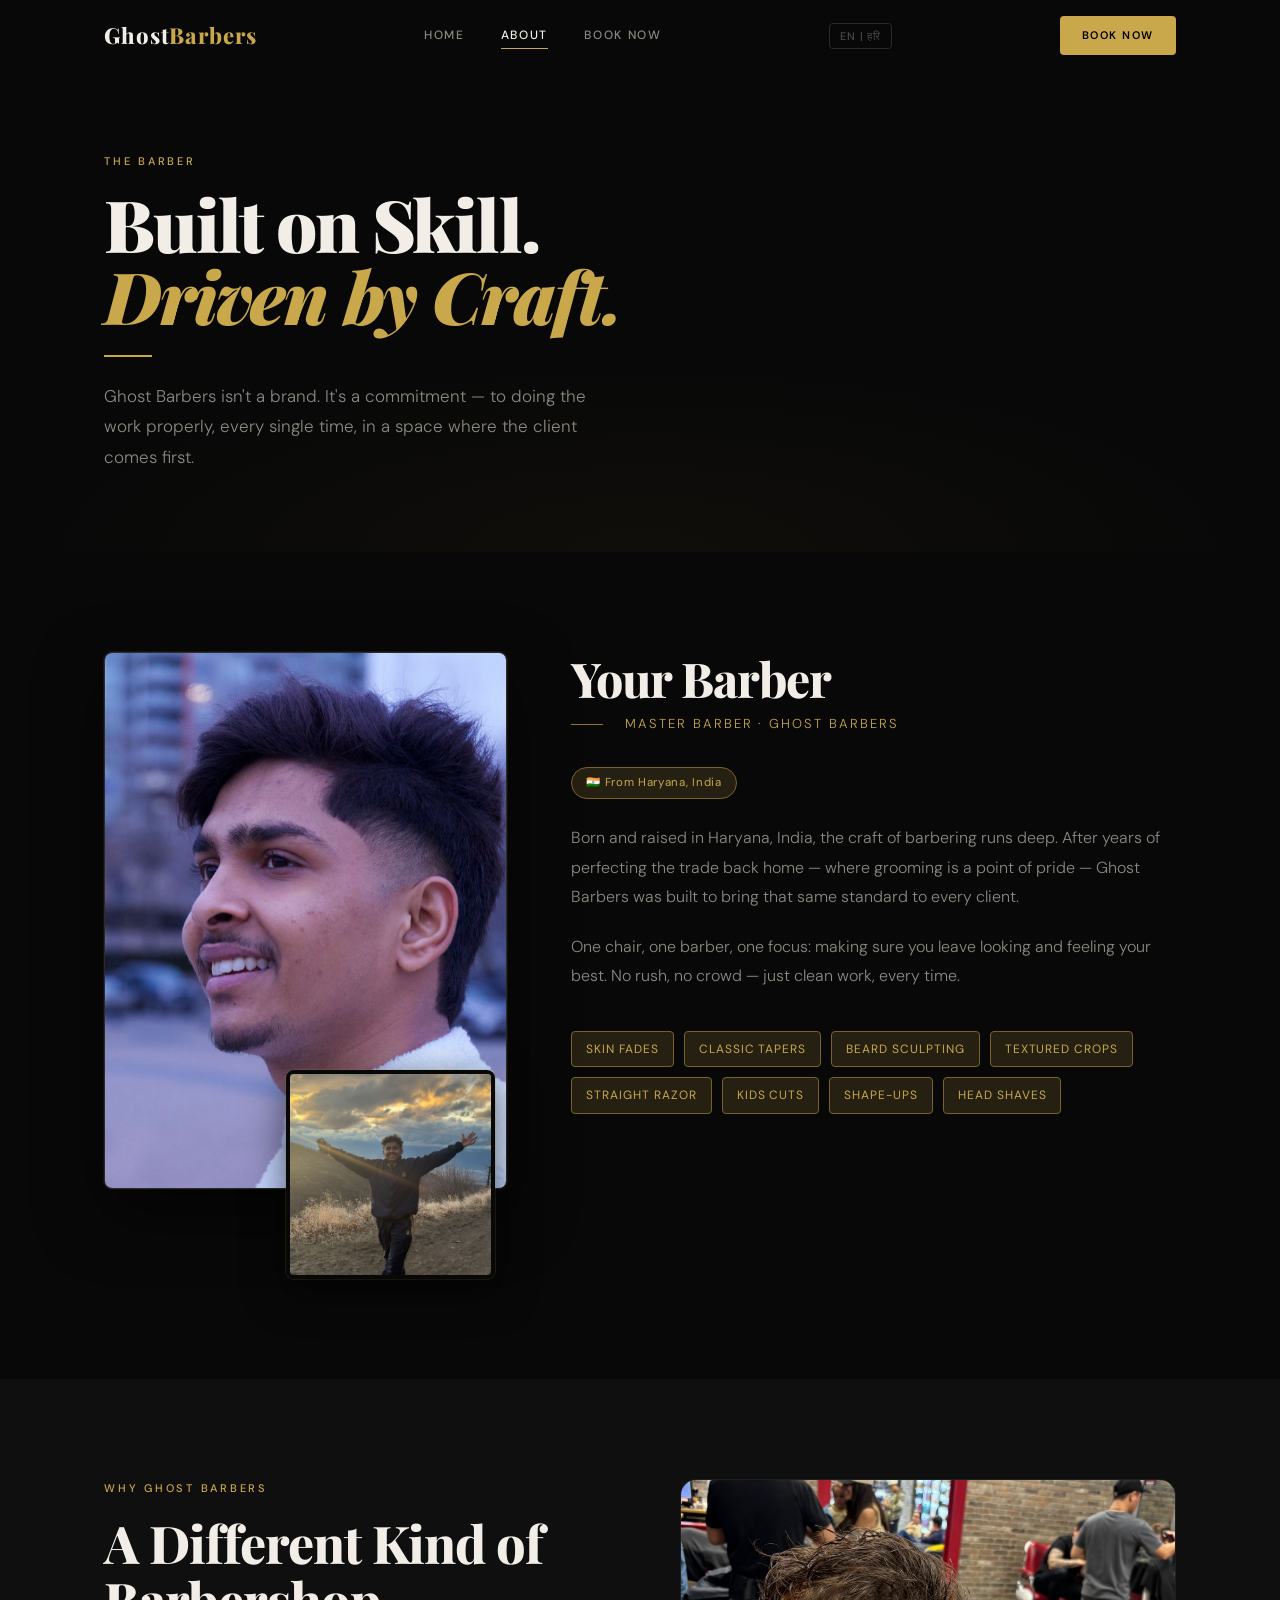
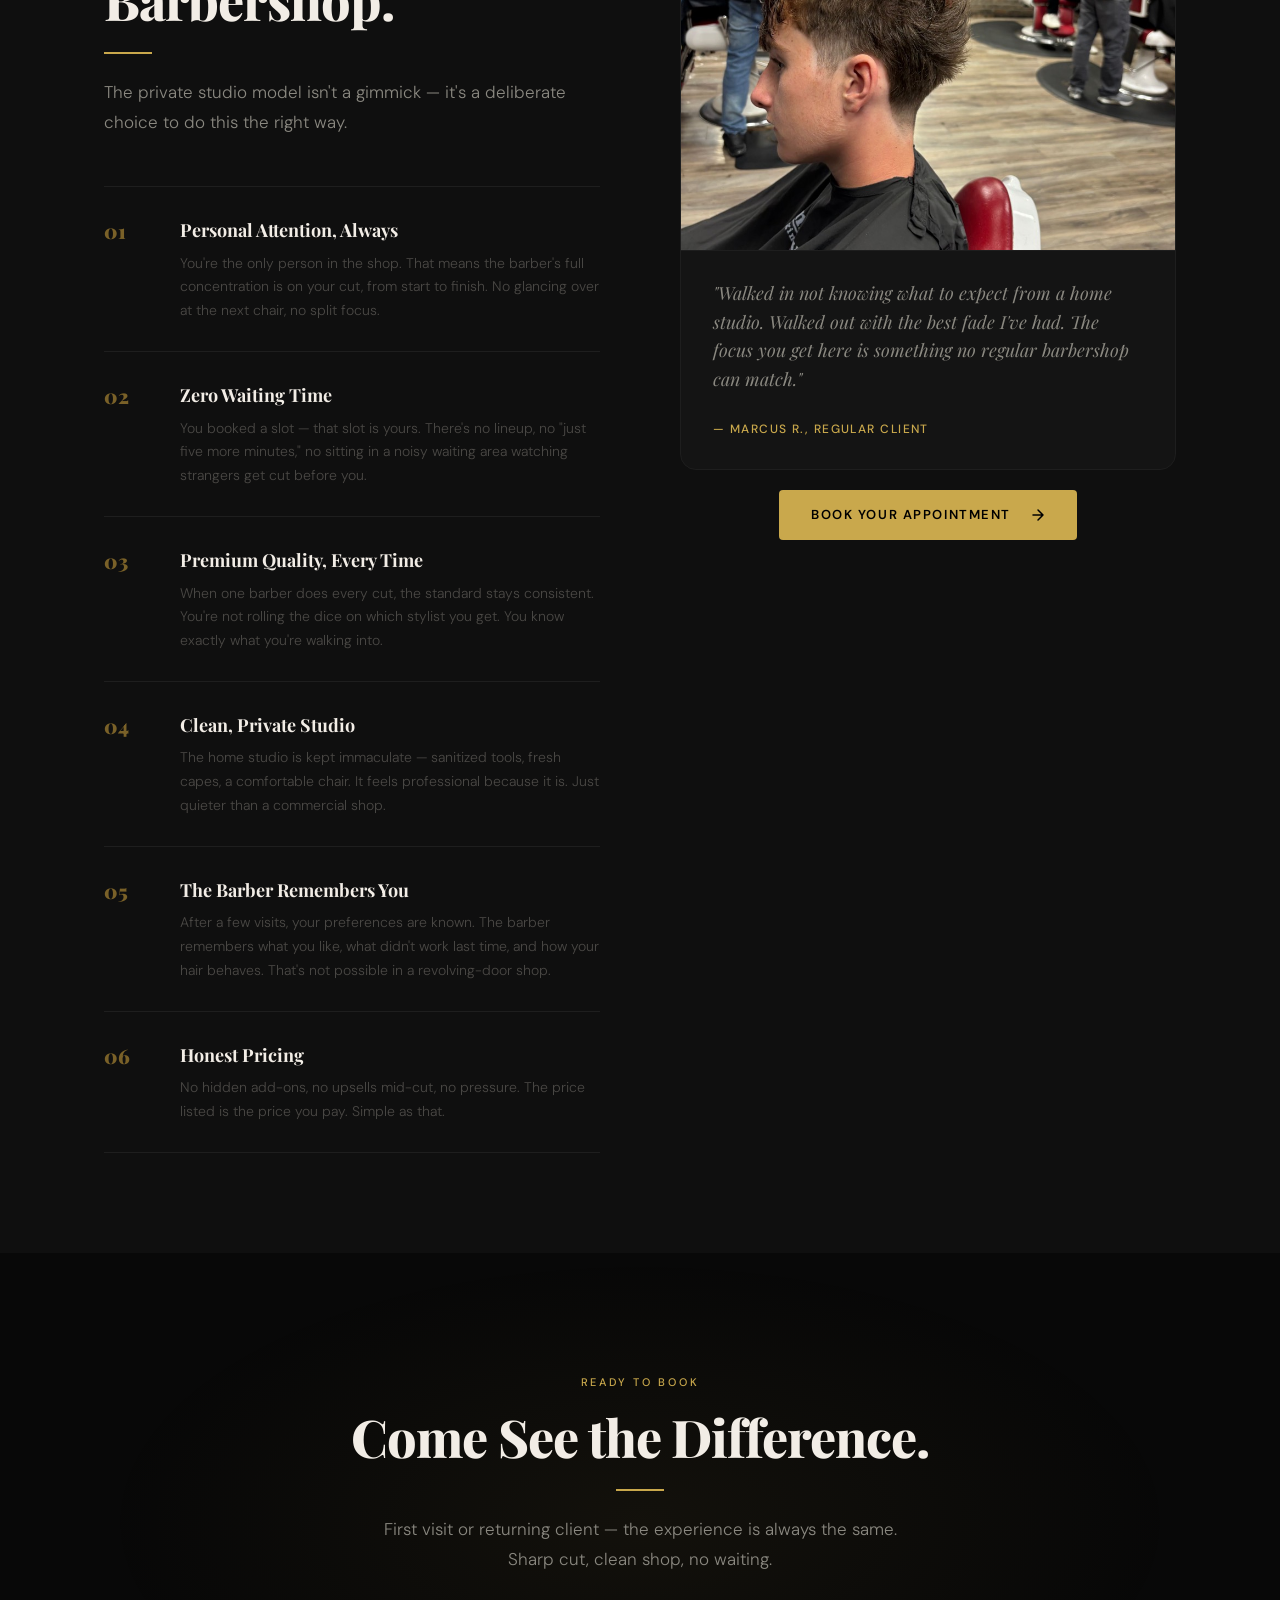
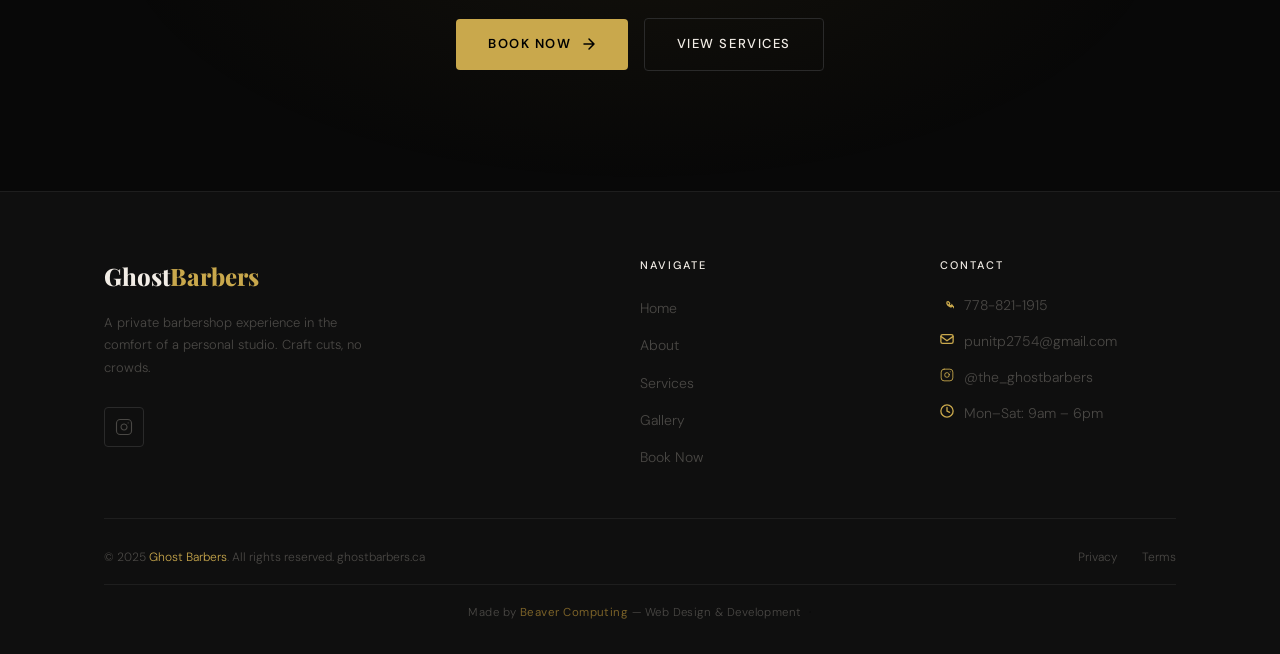
<file: about.html>
<!DOCTYPE html>
<html lang="en">
<head>
  <meta charset="UTF-8" />
  <meta name="viewport" content="width=device-width, initial-scale=1.0" />
  <title>About — Ghost Barbers | Private Barbershop, ghostbarbers.ca</title>
  <meta name="description" content="Meet the barber behind Ghost Barbers — a skilled craftsman running a private, personal barbershop from a clean home studio. Learn why clients keep coming back." />
  <link rel="canonical" href="https://ghostbarbers.ca/about.html" />
  <link rel="stylesheet" href="styles.css" />
</head>
<body class="page-about">

  <!-- ===== NAVIGATION ===== -->
  <nav class="nav" id="navbar">
    <div class="nav-inner">
      <a href="index.html" class="nav-logo">Ghost<span>Barbers</span></a>
      <div class="nav-links">
        <a href="index.html" class="nav-link-home" data-en="Home" data-hi="होम">Home</a>
        <a href="about.html" class="nav-link-about active" data-en="About" data-hi="बारे में">About</a>
        <a href="booking.html" class="nav-link-booking" data-en="Book Now" data-hi="अभी बुक करो">Book Now</a>
      </div>
      <button class="lang-toggle" id="langToggle" onclick="swapLanguage()" aria-label="Toggle language">EN | हरि</button>
      <a href="booking.html" class="nav-book" data-en="Book Now" data-hi="बुक करो">Book Now</a>
      <button class="nav-hamburger" id="hamburger" aria-label="Open menu">
        <span></span><span></span><span></span>
      </button>
    </div>
  </nav>

  <!-- Mobile nav -->
  <div class="nav-mobile" id="mobileMenu">
    <a href="index.html">Home</a>
    <a href="about.html">About</a>
    <a href="booking.html" class="nav-book">Book Appointment</a>
  </div>

  <main>

    <!-- ===== PAGE HERO ===== -->
    <section class="page-hero">
      <div class="container">
        <div class="page-hero-content fade-in">
          <span class="section-label">The Barber</span>
          <h1 class="page-hero-title">
            Built on Skill.<br>
            <em>Driven by Craft.</em>
          </h1>
          <div class="divider"></div>
          <p class="page-hero-sub">
            Ghost Barbers isn't a brand. It's a commitment — to doing the work properly, every single time, in a space where the client comes first.
          </p>
        </div>
      </div>
    </section>

    <!-- ===== BARBER PROFILE ===== -->
    <section class="barber-profile">
      <div class="container">
        <div class="barber-profile-inner">

          <div class="barber-photos fade-in">
            <div class="barber-photo-main">
              <img src="images/barber-1.jpg" alt="Ghost Barbers — Your Barber" />
            </div>
            <div class="barber-photo-secondary">
              <img src="images/barber-2.jpg" alt="Ghost Barbers" />
            </div>
          </div>

          <div class="barber-text fade-in fade-in-delay-1">
            <h2 class="barber-name">Your Barber</h2>

            <div class="barber-title-sub">
              <span class="gold-line"></span>
              Master Barber · Ghost Barbers
            </div>

            <span class="haryana-badge">🇮🇳 From Haryana, India</span>

            <div class="barber-bio">
              <p>
                Born and raised in Haryana, India, the craft of barbering runs deep. After years of perfecting the trade back home — where grooming is a point of pride — Ghost Barbers was built to bring that same standard to every client.
              </p>
              <p>
                One chair, one barber, one focus: making sure you leave looking and feeling your best. No rush, no crowd — just clean work, every time.
              </p>
            </div>

            <div class="barber-skills">
              <span class="skill-tag">Skin Fades</span>
              <span class="skill-tag">Classic Tapers</span>
              <span class="skill-tag">Beard Sculpting</span>
              <span class="skill-tag">Textured Crops</span>
              <span class="skill-tag">Straight Razor</span>
              <span class="skill-tag">Kids Cuts</span>
              <span class="skill-tag">Shape-Ups</span>
              <span class="skill-tag">Head Shaves</span>
            </div>
          </div>
        </div>
      </div>
    </section>

    <!-- ===== WHY CHOOSE ===== -->
    <section class="why-choose">
      <div class="container">
        <div class="why-choose-inner">
          <div class="why-choose-left">
            <span class="section-label">Why Ghost Barbers</span>
            <h2 class="section-title fade-in">A Different Kind of Barbershop.</h2>
            <div class="divider"></div>
            <p class="section-subtitle fade-in" style="margin-bottom: 0;">
              The private studio model isn't a gimmick — it's a deliberate choice to do this the right way.
            </p>

            <div class="why-choose-items">
              <div class="why-item fade-in">
                <span class="why-num">01</span>
                <div class="why-content">
                  <h3>Personal Attention, Always</h3>
                  <p>You're the only person in the shop. That means the barber's full concentration is on your cut, from start to finish. No glancing over at the next chair, no split focus.</p>
                </div>
              </div>

              <div class="why-item fade-in fade-in-delay-1">
                <span class="why-num">02</span>
                <div class="why-content">
                  <h3>Zero Waiting Time</h3>
                  <p>You booked a slot — that slot is yours. There's no lineup, no "just five more minutes," no sitting in a noisy waiting area watching strangers get cut before you.</p>
                </div>
              </div>

              <div class="why-item fade-in fade-in-delay-2">
                <span class="why-num">03</span>
                <div class="why-content">
                  <h3>Premium Quality, Every Time</h3>
                  <p>When one barber does every cut, the standard stays consistent. You're not rolling the dice on which stylist you get. You know exactly what you're walking into.</p>
                </div>
              </div>

              <div class="why-item fade-in fade-in-delay-3">
                <span class="why-num">04</span>
                <div class="why-content">
                  <h3>Clean, Private Studio</h3>
                  <p>The home studio is kept immaculate — sanitized tools, fresh capes, a comfortable chair. It feels professional because it is. Just quieter than a commercial shop.</p>
                </div>
              </div>

              <div class="why-item fade-in">
                <span class="why-num">05</span>
                <div class="why-content">
                  <h3>The Barber Remembers You</h3>
                  <p>After a few visits, your preferences are known. The barber remembers what you like, what didn't work last time, and how your hair behaves. That's not possible in a revolving-door shop.</p>
                </div>
              </div>

              <div class="why-item fade-in fade-in-delay-1">
                <span class="why-num">06</span>
                <div class="why-content">
                  <h3>Honest Pricing</h3>
                  <p>No hidden add-ons, no upsells mid-cut, no pressure. The price listed is the price you pay. Simple as that.</p>
                </div>
              </div>
            </div>
          </div>

          <div class="why-choose-visual fade-in fade-in-delay-2">
            <div class="why-visual-card">
              <div class="why-visual-image" style="padding:0;overflow:hidden;">
                <img src="images/gallery-5.jpg" alt="Ghost Barbers work" style="width:100%;height:100%;object-fit:cover;display:block;" loading="lazy" />
              </div>
              <div class="why-visual-body">
                <p class="why-visual-quote">
                  "Walked in not knowing what to expect from a home studio. Walked out with the best fade I've had. The focus you get here is something no regular barbershop can match."
                </p>
                <span class="why-visual-author">— Marcus R., Regular Client</span>
              </div>
            </div>

            <div style="margin-top: 20px; text-align: center;">
              <a href="booking.html" class="btn btn-gold" style="display: inline-flex;">
                Book Your Appointment
                <svg width="14" height="14" viewBox="0 0 14 14" fill="none" style="margin-left: 10px;">
                  <path d="M2 7h10M7 2l5 5-5 5" stroke="currentColor" stroke-width="1.5" stroke-linecap="round" stroke-linejoin="round"/>
                </svg>
              </a>
            </div>
          </div>
        </div>
      </div>
    </section>

    <!-- ===== CTA ===== -->
    <section class="cta-banner">
      <div class="container">
        <div class="cta-banner-inner fade-in">
          <span class="section-label">Ready to Book</span>
          <h2 class="section-title">Come See the Difference.</h2>
          <div class="divider" style="margin: 24px auto;"></div>
          <p class="section-subtitle" style="margin: 0 auto 44px;">
            First visit or returning client — the experience is always the same. Sharp cut, clean shop, no waiting.
          </p>
          <div class="cta-banner-actions">
            <a href="booking.html" class="btn btn-gold">
              Book Now
              <svg width="14" height="14" viewBox="0 0 14 14" fill="none">
                <path d="M2 7h10M7 2l5 5-5 5" stroke="currentColor" stroke-width="1.5" stroke-linecap="round" stroke-linejoin="round"/>
              </svg>
            </a>
            <a href="index.html#services" class="btn btn-outline">View Services</a>
          </div>
        </div>
      </div>
    </section>

  </main>

  <!-- ===== FOOTER ===== -->
  <footer class="footer">
    <div class="container">
      <div class="footer-inner">
        <div>
          <a href="index.html" class="footer-brand-logo">Ghost<span>Barbers</span></a>
          <p class="footer-brand-tagline">
            A private barbershop experience in the comfort of a personal studio. Craft cuts, no crowds.
          </p>
          <div class="footer-social">
            <a href="https://instagram.com/the_ghostbarbers" target="_blank" rel="noopener" aria-label="Instagram">
              <svg width="18" height="18" viewBox="0 0 24 24" fill="none" stroke="currentColor" stroke-width="1.5" stroke-linecap="round" stroke-linejoin="round">
                <rect x="2" y="2" width="20" height="20" rx="5"/>
                <path d="M16 11.37A4 4 0 1112.63 8 4 4 0 0116 11.37z"/>
                <line x1="17.5" y1="6.5" x2="17.51" y2="6.5"/>
              </svg>
            </a>
          </div>
        </div>

        <div>
          <p class="footer-col-title">Navigate</p>
          <ul class="footer-links">
            <li><a href="index.html">Home</a></li>
            <li><a href="about.html">About</a></li>
            <li><a href="index.html#services">Services</a></li>
            <li><a href="index.html#gallery">Gallery</a></li>
            <li><a href="booking.html">Book Now</a></li>
          </ul>
        </div>

        <div>
          <p class="footer-col-title">Contact</p>
          <div class="footer-contact-item">
            <svg width="14" height="14" viewBox="0 0 16 16" fill="none" stroke="currentColor" stroke-width="1.5" stroke-linecap="round">
              <path d="M14 10.67c0 .23-.05.45-.16.67-.11.21-.26.41-.45.58-.32.3-.67.45-1.04.45-.26 0-.54-.06-.83-.19a8.9 8.9 0 01-.84-.43c-.28-.17-.57-.36-.85-.58a14.5 14.5 0 01-.83-.83c-.21-.28-.41-.57-.58-.85-.17-.28-.31-.56-.42-.83-.11-.27-.17-.53-.17-.78 0-.24.05-.47.16-.68.1-.21.25-.4.46-.57.25-.2.52-.3.8-.3.11 0 .22.02.32.07.1.04.2.12.27.24l.95 1.34c.07.1.13.2.17.29.04.09.06.17.06.25 0 .09-.03.18-.08.27-.05.09-.12.18-.2.27l-.28.29c-.04.04-.06.09-.06.14 0 .03.01.05.02.08.02.03.03.05.04.07.15.27.37.56.64.85.27.29.56.51.86.67.02.01.04.02.07.03.03.01.06.01.1.01.06 0 .11-.02.15-.06l.28-.28c.09-.09.19-.16.28-.2.09-.05.18-.07.27-.07.08 0 .16.02.25.06.09.04.18.1.28.17l1.35.95c.12.08.2.18.24.28.03.1.05.2.05.31z"/>
            </svg>
            <a href="tel:7788211915" style="color:inherit;">778-821-1915</a>
          </div>
          <div class="footer-contact-item">
            <svg width="14" height="14" viewBox="0 0 16 16" fill="none" stroke="currentColor" stroke-width="1.5" stroke-linecap="round">
              <rect x="1" y="3" width="14" height="10" rx="2"/>
              <path d="M1 5l7 5 7-5"/>
            </svg>
            <a href="mailto:punitp2754@gmail.com" style="color:inherit;">punitp2754@gmail.com</a>
          </div>
          <div class="footer-contact-item">
            <svg width="14" height="14" viewBox="0 0 24 24" fill="none" stroke="currentColor" stroke-width="1.5" stroke-linecap="round" stroke-linejoin="round">
              <rect x="2" y="2" width="20" height="20" rx="5"/>
              <path d="M16 11.37A4 4 0 1112.63 8 4 4 0 0116 11.37z"/>
              <line x1="17.5" y1="6.5" x2="17.51" y2="6.5"/>
            </svg>
            <a href="https://instagram.com/the_ghostbarbers" target="_blank" rel="noopener" style="color:inherit;">@the_ghostbarbers</a>
          </div>
          <div class="footer-contact-item">
            <svg width="14" height="14" viewBox="0 0 16 16" fill="none" stroke="currentColor" stroke-width="1.5" stroke-linecap="round">
              <circle cx="8" cy="8" r="7"/>
              <path d="M8 4v4l3 1.5"/>
            </svg>
            <span>Mon–Sat: 9am – 6pm</span>
          </div>
        </div>
      </div>

      <div class="footer-bottom">
        <p class="footer-copy">
          © 2025 <span>Ghost Barbers</span>. All rights reserved. ghostbarbers.ca
        </p>
        <div class="footer-legal">
          <a href="#">Privacy</a>
          <a href="#">Terms</a>
        </div>
      </div>

      <div class="footer-agency">
        Made by <a href="https://beavercomputing.com" target="_blank" rel="noopener">Beaver Computing</a> &mdash; Web Design &amp; Development
        <a href="admin.html" class="admin-secret-link">·</a>
      </div>
    </div>
  </footer>

  <script>
    const navbar = document.getElementById('navbar');
    window.addEventListener('scroll', () => {
      navbar.classList.toggle('scrolled', window.scrollY > 24);
    });

    const hamburger = document.getElementById('hamburger');
    const mobileMenu = document.getElementById('mobileMenu');
    hamburger.addEventListener('click', () => {
      hamburger.classList.toggle('open');
      mobileMenu.classList.toggle('open');
    });

    mobileMenu.querySelectorAll('a').forEach(link => {
      link.addEventListener('click', () => {
        hamburger.classList.remove('open');
        mobileMenu.classList.remove('open');
      });
    });

    const observer = new IntersectionObserver((entries) => {
      entries.forEach(entry => {
        if (entry.isIntersecting) entry.target.classList.add('visible');
      });
    }, { threshold: 0.1, rootMargin: '0px 0px -40px 0px' });

    document.querySelectorAll('.fade-in').forEach(el => observer.observe(el));

    function swapLanguage() {
      const next = (localStorage.getItem('gb_lang') || 'en') === 'en' ? 'hi' : 'en';
      localStorage.setItem('gb_lang', next);
      applyLanguage(next);
    }
    function applyLanguage(lang) {
      document.querySelectorAll('[data-en]').forEach(el => {
        const val = el.getAttribute(lang === 'hi' ? 'data-hi' : 'data-en');
        if (val) el.innerHTML = val;
      });
      const toggle = document.getElementById('langToggle');
      if (toggle) toggle.textContent = lang === 'hi' ? 'हरि | EN' : 'EN | हरि';
    }
    applyLanguage(localStorage.getItem('gb_lang') || 'en');
  </script>
</body>
</html>
</file>
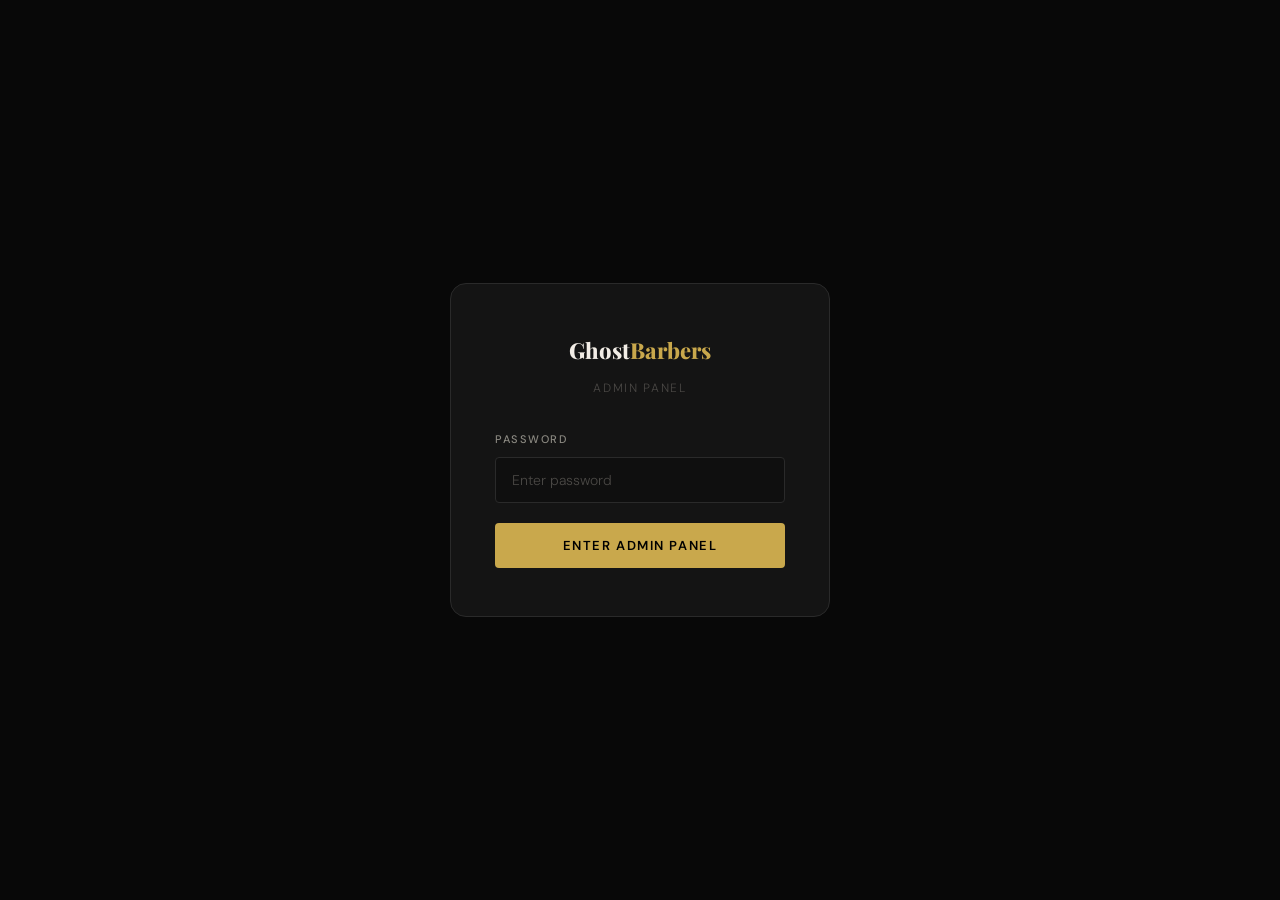
<file: admin.html>
<!DOCTYPE html>
<html lang="en">
<head>
  <meta charset="UTF-8" />
  <meta name="viewport" content="width=device-width, initial-scale=1.0" />
  <title>Admin — Ghost Barbers</title>
  <link rel="stylesheet" href="styles.css" />
  <style>
    /* ── Login overlay ── */
    .admin-login {
      min-height: 100vh;
      display: flex;
      align-items: center;
      justify-content: center;
      padding: 24px;
    }
    .admin-login-card {
      background: var(--card);
      border: 1px solid var(--border-light);
      border-radius: var(--radius-lg);
      padding: 48px 44px;
      max-width: 380px;
      width: 100%;
      text-align: center;
    }
    .admin-logo {
      font-family: var(--font-heading);
      font-size: 1.375rem;
      font-weight: 800;
      color: var(--text-primary);
      margin-bottom: 8px;
      display: block;
    }
    .admin-logo span { color: var(--gold); }
    .admin-login-sub {
      font-size: 12px;
      letter-spacing: 0.14em;
      text-transform: uppercase;
      color: var(--text-muted);
      margin-bottom: 32px;
    }
    .admin-login-card .form-group {
      margin-bottom: 20px;
      text-align: left;
    }
    .admin-login-card .form-group label {
      display: block;
      font-size: 11px;
      font-weight: 500;
      letter-spacing: 0.14em;
      text-transform: uppercase;
      color: var(--text-secondary);
      margin-bottom: 8px;
    }
    .admin-login-card input[type="password"] {
      width: 100%;
      background: var(--surface);
      border: 1px solid var(--border-light);
      border-radius: var(--radius-sm);
      padding: 13px 16px;
      font-family: var(--font-body);
      font-size: 14px;
      color: var(--text-primary);
      outline: none;
      transition: border-color 0.3s;
    }
    .admin-login-card input[type="password"]:focus {
      border-color: var(--gold);
    }
    .admin-login-error {
      color: #f87171;
      font-size: 13px;
      margin-bottom: 12px;
      display: none;
    }

    /* ── Admin panel ── */
    .admin-panel {
      display: none;
      min-height: 100vh;
      padding: 0 0 80px;
    }

    .admin-topbar {
      background: var(--surface);
      border-bottom: 1px solid var(--border);
      padding: 18px 32px;
      display: flex;
      align-items: center;
      justify-content: space-between;
      position: sticky;
      top: 0;
      z-index: 100;
    }
    .admin-topbar-logo {
      font-family: var(--font-heading);
      font-size: 1.125rem;
      font-weight: 800;
      color: var(--text-primary);
    }
    .admin-topbar-logo span { color: var(--gold); }
    .admin-topbar-right {
      display: flex;
      align-items: center;
      gap: 16px;
    }
    .admin-topbar-label {
      font-size: 11px;
      letter-spacing: 0.14em;
      text-transform: uppercase;
      color: var(--text-muted);
    }
    .admin-logout-btn {
      background: none;
      border: 1px solid var(--border-light);
      border-radius: var(--radius-sm);
      color: var(--text-muted);
      font-family: var(--font-body);
      font-size: 11px;
      letter-spacing: 0.1em;
      text-transform: uppercase;
      padding: 6px 14px;
      cursor: pointer;
      transition: 0.3s;
    }
    .admin-logout-btn:hover { color: var(--gold); border-color: var(--gold-dim); }

    .admin-body {
      max-width: 900px;
      margin: 0 auto;
      padding: 48px 24px 0;
    }

    .admin-section-title {
      font-family: var(--font-heading);
      font-size: 1.375rem;
      font-weight: 700;
      margin-bottom: 24px;
      color: var(--text-primary);
    }

    /* Block form */
    .admin-block-form {
      background: var(--card);
      border: 1px solid var(--border);
      border-radius: var(--radius-lg);
      padding: 32px 36px;
      margin-bottom: 48px;
    }
    .admin-block-form .form-row {
      display: grid;
      grid-template-columns: 1fr 1fr auto;
      gap: 16px;
      align-items: end;
    }
    .admin-block-form label {
      display: block;
      font-size: 11px;
      font-weight: 500;
      letter-spacing: 0.14em;
      text-transform: uppercase;
      color: var(--text-secondary);
      margin-bottom: 8px;
    }
    .admin-block-form input[type="date"],
    .admin-block-form select {
      width: 100%;
      background: var(--surface);
      border: 1px solid var(--border-light);
      border-radius: var(--radius-sm);
      padding: 11px 14px;
      font-family: var(--font-body);
      font-size: 14px;
      color: var(--text-primary);
      outline: none;
      transition: border-color 0.3s;
      appearance: none;
      -webkit-appearance: none;
    }
    .admin-block-form input:focus,
    .admin-block-form select:focus { border-color: var(--gold); }
    .admin-block-form select option { background: var(--card); }
    .admin-block-btn {
      background: var(--gold);
      color: var(--black);
      border: none;
      border-radius: var(--radius-sm);
      font-family: var(--font-body);
      font-size: 12px;
      font-weight: 600;
      letter-spacing: 0.1em;
      text-transform: uppercase;
      padding: 11px 20px;
      cursor: pointer;
      transition: 0.3s;
      white-space: nowrap;
    }
    .admin-block-btn:hover { background: var(--gold-light); }
    .admin-block-note {
      margin-top: 12px;
      font-size: 12.5px;
      color: var(--text-muted);
    }

    /* Blocked list */
    .admin-blocked-list {
      background: var(--card);
      border: 1px solid var(--border);
      border-radius: var(--radius-lg);
      overflow: hidden;
    }
    .admin-blocked-header {
      padding: 20px 28px;
      border-bottom: 1px solid var(--border);
      font-size: 11px;
      font-weight: 500;
      letter-spacing: 0.16em;
      text-transform: uppercase;
      color: var(--text-muted);
      display: flex;
      justify-content: space-between;
      align-items: center;
    }
    .admin-blocked-item {
      display: flex;
      justify-content: space-between;
      align-items: center;
      padding: 14px 28px;
      border-bottom: 1px solid var(--border);
      font-size: 14px;
    }
    .admin-blocked-item:last-child { border-bottom: none; }
    .admin-blocked-info { color: var(--text-primary); }
    .admin-blocked-date {
      font-size: 12px;
      color: var(--text-muted);
      margin-top: 2px;
    }
    .admin-unblock-btn {
      background: none;
      border: 1px solid var(--border-light);
      border-radius: var(--radius-sm);
      color: var(--text-muted);
      font-family: var(--font-body);
      font-size: 11px;
      letter-spacing: 0.08em;
      text-transform: uppercase;
      padding: 5px 12px;
      cursor: pointer;
      transition: 0.3s;
      flex-shrink: 0;
    }
    .admin-unblock-btn:hover { color: #f87171; border-color: rgba(248,113,113,0.4); }
    .admin-empty {
      padding: 40px 28px;
      text-align: center;
      color: var(--text-muted);
      font-size: 14px;
    }
    .admin-clear-all {
      background: none;
      border: none;
      color: var(--text-muted);
      font-size: 12px;
      cursor: pointer;
      transition: color 0.3s;
    }
    .admin-clear-all:hover { color: #f87171; }

    @media (max-width: 600px) {
      .admin-block-form .form-row { grid-template-columns: 1fr; }
      .admin-topbar { padding: 16px 20px; }
      .admin-body { padding: 32px 16px 0; }
      .admin-block-form { padding: 24px 20px; }
    }
  </style>
</head>
<body>

  <!-- ===== LOGIN ===== -->
  <div class="admin-login" id="adminLogin">
    <div class="admin-login-card">
      <span class="admin-logo">Ghost<span>Barbers</span></span>
      <p class="admin-login-sub">Admin Panel</p>
      <div class="form-group">
        <label>Password</label>
        <input type="password" id="adminPassword" placeholder="Enter password" onkeydown="if(event.key==='Enter')doLogin()" />
      </div>
      <p class="admin-login-error" id="loginError">Incorrect password. Try again.</p>
      <button class="btn btn-gold" onclick="doLogin()" style="width:100%;justify-content:center;">
        Enter Admin Panel
      </button>
    </div>
  </div>

  <!-- ===== ADMIN PANEL ===== -->
  <div class="admin-panel" id="adminPanel">

    <div class="admin-topbar">
      <span class="admin-topbar-logo">Ghost<span>Barbers</span></span>
      <div class="admin-topbar-right">
        <span class="admin-topbar-label">Admin Panel</span>
        <button class="admin-logout-btn" onclick="doLogout()">Log Out</button>
      </div>
    </div>

    <div class="admin-body">

      <!-- Block form -->
      <h2 class="admin-section-title">Block a Date or Time Slot</h2>
      <div class="admin-block-form">
        <div class="form-row">
          <div>
            <label for="blockDate">Date</label>
            <input type="date" id="blockDate" />
          </div>
          <div>
            <label for="blockTime">Time Slot</label>
            <select id="blockTime">
              <option value="ALL">— Entire Day —</option>
              <option value="9:00 AM">9:00 AM</option>
              <option value="9:30 AM">9:30 AM</option>
              <option value="10:00 AM">10:00 AM</option>
              <option value="10:30 AM">10:30 AM</option>
              <option value="11:00 AM">11:00 AM</option>
              <option value="11:30 AM">11:30 AM</option>
              <option value="12:00 PM">12:00 PM</option>
              <option value="12:30 PM">12:30 PM</option>
              <option value="1:00 PM">1:00 PM</option>
              <option value="1:30 PM">1:30 PM</option>
              <option value="2:00 PM">2:00 PM</option>
              <option value="2:30 PM">2:30 PM</option>
              <option value="3:00 PM">3:00 PM</option>
              <option value="3:30 PM">3:30 PM</option>
              <option value="4:00 PM">4:00 PM</option>
              <option value="4:30 PM">4:30 PM</option>
              <option value="5:00 PM">5:00 PM</option>
              <option value="5:30 PM">5:30 PM</option>
              <option value="6:00 PM">6:00 PM</option>
              <option value="6:30 PM">6:30 PM</option>
              <option value="7:00 PM">7:00 PM</option>
              <option value="7:30 PM">7:30 PM</option>
              <option value="8:00 PM">8:00 PM</option>
              <option value="8:30 PM">8:30 PM</option>
              <option value="9:00 PM">9:00 PM</option>
              <option value="9:30 PM">9:30 PM</option>
              <option value="10:00 PM">10:00 PM</option>
              <option value="10:30 PM">10:30 PM</option>
              <option value="11:00 PM">11:00 PM</option>
            </select>
          </div>
          <button class="admin-block-btn" onclick="blockSlot()">Block</button>
        </div>
        <p class="admin-block-note">Select "Entire Day" to block all slots for that date. Blocked times will show as unavailable on the booking page.</p>
      </div>

      <!-- Blocked list -->
      <h2 class="admin-section-title">Currently Blocked</h2>
      <div class="admin-blocked-list" id="blockedList">
        <div class="admin-empty" id="emptyMsg">No blocked dates or times yet.</div>
      </div>

    </div>
  </div>

  <script>
    const ADMIN_PASSWORD = 'GhostAdmin2025';
    const BLOCKED_KEY    = 'ghostbarbers_blocked';

    // ── Auth ──
    function doLogin() {
      const pw = document.getElementById('adminPassword').value;
      if (pw === ADMIN_PASSWORD) {
        document.getElementById('adminLogin').style.display = 'none';
        document.getElementById('adminPanel').style.display = 'block';
        renderBlockedList();
        // Set today as default
        document.getElementById('blockDate').value = new Date().toISOString().split('T')[0];
      } else {
        document.getElementById('loginError').style.display = 'block';
        document.getElementById('adminPassword').value = '';
      }
    }

    function doLogout() {
      document.getElementById('adminLogin').style.display = 'flex';
      document.getElementById('adminPanel').style.display = 'none';
      document.getElementById('adminPassword').value = '';
    }

    // ── Block / Unblock ──
    function getBlocked() {
      return JSON.parse(localStorage.getItem(BLOCKED_KEY) || '{}');
    }

    function saveBlocked(obj) {
      localStorage.setItem(BLOCKED_KEY, JSON.stringify(obj));
    }

    function blockSlot() {
      const date = document.getElementById('blockDate').value;
      const time = document.getElementById('blockTime').value;
      if (!date) { alert('Please select a date.'); return; }
      const key = date + '|' + time;
      const blocked = getBlocked();
      blocked[key] = true;
      saveBlocked(blocked);
      renderBlockedList();
    }

    function unblockSlot(key) {
      const blocked = getBlocked();
      delete blocked[key];
      saveBlocked(blocked);
      renderBlockedList();
    }

    function clearAll() {
      if (confirm('Remove all blocked dates and times?')) {
        saveBlocked({});
        renderBlockedList();
      }
    }

    function renderBlockedList() {
      const blocked = getBlocked();
      const keys = Object.keys(blocked).sort();
      const list = document.getElementById('blockedList');
      const empty = document.getElementById('emptyMsg');

      // Remove old items (keep header if present)
      list.innerHTML = '';

      if (keys.length === 0) {
        list.innerHTML = '<div class="admin-empty">No blocked dates or times yet.</div>';
        return;
      }

      const header = document.createElement('div');
      header.className = 'admin-blocked-header';
      header.innerHTML = `<span>${keys.length} blocked slot${keys.length !== 1 ? 's' : ''}</span>
        <button class="admin-clear-all" onclick="clearAll()">Clear all</button>`;
      list.appendChild(header);

      keys.forEach(key => {
        const [date, time] = key.split('|');
        const label = time === 'ALL' ? 'Entire day blocked' : time;
        const dateDisplay = new Date(date + 'T00:00:00').toLocaleDateString('en-CA', {
          weekday: 'short', year: 'numeric', month: 'short', day: 'numeric'
        });
        const item = document.createElement('div');
        item.className = 'admin-blocked-item';
        item.innerHTML = `
          <div>
            <div class="admin-blocked-info">${label}</div>
            <div class="admin-blocked-date">${dateDisplay}</div>
          </div>
          <button class="admin-unblock-btn" onclick="unblockSlot('${key}')">Unblock</button>`;
        list.appendChild(item);
      });
    }
  </script>
</body>
</html>
</file>
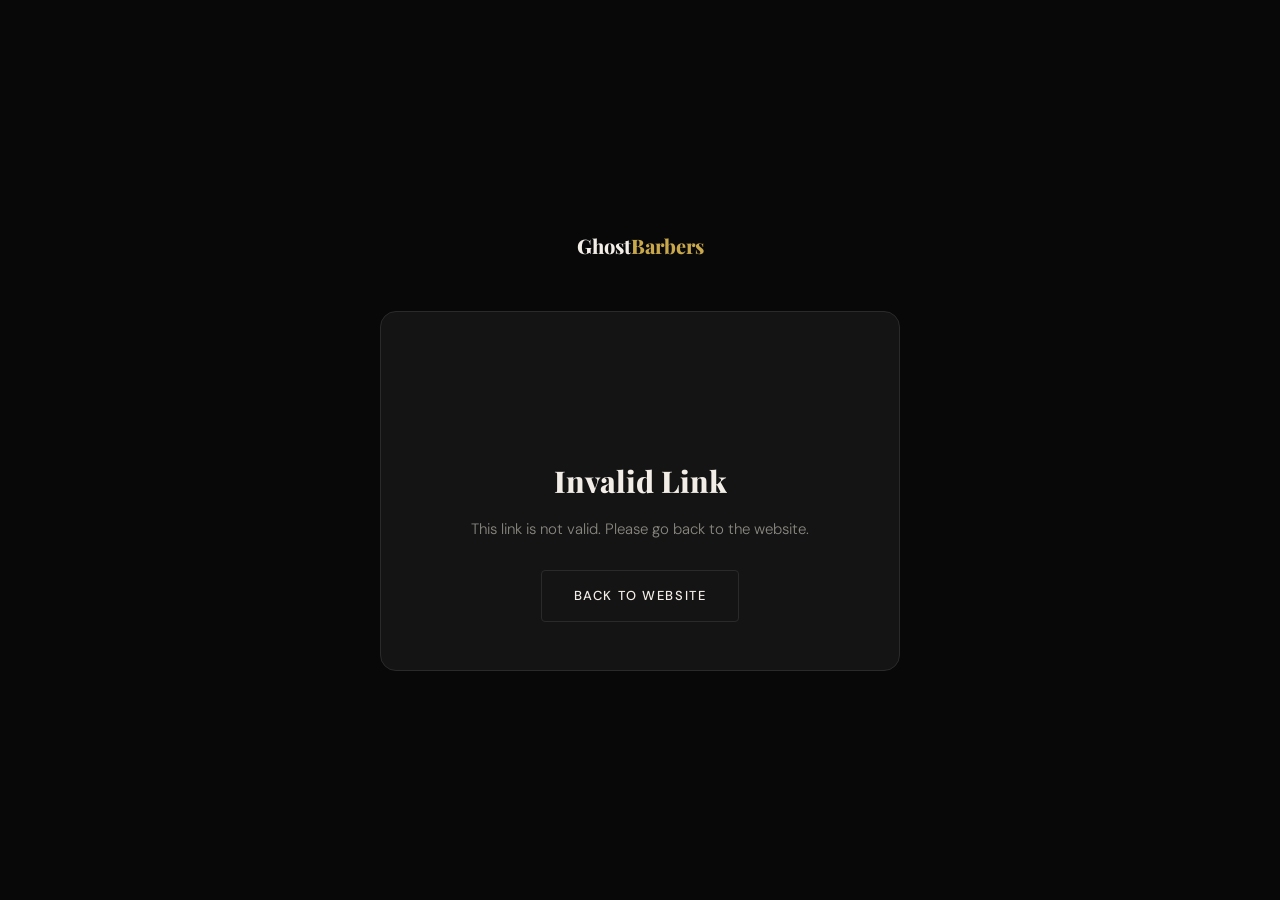
<file: confirm.html>
<!DOCTYPE html>
<html lang="en">
<head>
  <meta charset="UTF-8" />
  <meta name="viewport" content="width=device-width, initial-scale=1.0" />
  <title>Appointment Status — Ghost Barbers</title>
  <link rel="stylesheet" href="styles.css" />
  <style>
    .confirm-page {
      min-height: 100vh;
      display: flex;
      flex-direction: column;
      align-items: center;
      justify-content: center;
      padding: 40px 24px;
      text-align: center;
    }
    .confirm-logo {
      font-family: var(--font-heading);
      font-size: 1.25rem;
      font-weight: 800;
      color: var(--text-primary);
      text-decoration: none;
      margin-bottom: 48px;
      display: block;
    }
    .confirm-logo span { color: var(--gold); }
    .confirm-card {
      background: var(--card);
      border: 1px solid var(--border-light);
      border-radius: var(--radius-lg);
      padding: 48px 44px;
      max-width: 520px;
      width: 100%;
    }
    .confirm-icon {
      width: 72px;
      height: 72px;
      border-radius: 50%;
      display: flex;
      align-items: center;
      justify-content: center;
      margin: 0 auto 24px;
      font-size: 28px;
      font-weight: 300;
    }
    .confirm-icon.success {
      background: rgba(74, 222, 128, 0.1);
      border: 1.5px solid rgba(74, 222, 128, 0.5);
      color: #4ade80;
    }
    .confirm-icon.reject {
      background: rgba(248, 113, 113, 0.1);
      border: 1.5px solid rgba(248, 113, 113, 0.4);
      color: #f87171;
    }
    .confirm-title {
      font-family: var(--font-heading);
      font-size: 1.875rem;
      font-weight: 800;
      margin-bottom: 10px;
    }
    .confirm-title.success { color: #4ade80; }
    .confirm-title.reject  { color: #f87171; }
    .confirm-msg {
      font-size: 15px;
      color: var(--text-secondary);
      line-height: 1.7;
      margin-bottom: 28px;
    }
    .confirm-details {
      background: var(--surface);
      border: 1px solid var(--border);
      border-radius: var(--radius-md);
      overflow: hidden;
      margin-bottom: 28px;
      text-align: left;
    }
    .confirm-detail-row {
      display: flex;
      justify-content: space-between;
      align-items: center;
      padding: 11px 18px;
      border-bottom: 1px solid var(--border);
      font-size: 13.5px;
    }
    .confirm-detail-row:last-child { border-bottom: none; }
    .confirm-detail-label {
      font-size: 10px;
      font-weight: 500;
      letter-spacing: 0.14em;
      text-transform: uppercase;
      color: var(--text-muted);
    }
    .confirm-detail-value {
      color: var(--text-primary);
      font-weight: 400;
      text-align: right;
    }
    .confirm-status-note {
      font-size: 12.5px;
      color: var(--text-muted);
      margin-bottom: 28px;
      line-height: 1.6;
    }
    @media (max-width: 480px) {
      .confirm-card { padding: 32px 20px; }
    }
  </style>
</head>
<body class="page-booking">

  <div class="confirm-page">
    <a href="index.html" class="confirm-logo">Ghost<span>Barbers</span></a>

    <div class="confirm-card" id="confirmCard">
      <div class="confirm-icon" id="confirmIcon"></div>
      <h1 class="confirm-title" id="confirmTitle"></h1>
      <p class="confirm-msg" id="confirmMsg"></p>
      <div class="confirm-details" id="confirmDetails"></div>
      <p class="confirm-status-note" id="confirmNote"></p>
      <a href="index.html" class="btn btn-outline" style="display:inline-flex;">Back to Website</a>
    </div>
  </div>

  <script>
    const params  = new URLSearchParams(window.location.search);
    const action  = params.get('action');
    const name    = params.get('name')    || 'Client';
    const email   = params.get('email')   || '';
    const service = params.get('service') || '';
    const date    = params.get('date')    || '';
    const time    = params.get('time')    || '';

    const icon    = document.getElementById('confirmIcon');
    const title   = document.getElementById('confirmTitle');
    const msg     = document.getElementById('confirmMsg');
    const details = document.getElementById('confirmDetails');
    const note    = document.getElementById('confirmNote');

    function buildDetails() {
      return `
        <div class="confirm-detail-row">
          <span class="confirm-detail-label">Name</span>
          <span class="confirm-detail-value">${name}</span>
        </div>
        <div class="confirm-detail-row">
          <span class="confirm-detail-label">Service</span>
          <span class="confirm-detail-value">${service}</span>
        </div>
        <div class="confirm-detail-row">
          <span class="confirm-detail-label">Date</span>
          <span class="confirm-detail-value">${date}</span>
        </div>
        <div class="confirm-detail-row">
          <span class="confirm-detail-label">Time</span>
          <span class="confirm-detail-value">${time}</span>
        </div>`;
    }

    if (action === 'confirm') {
      icon.className   = 'confirm-icon success';
      icon.textContent = '✓';
      title.className  = 'confirm-title success';
      title.textContent = 'Appointment Confirmed!';
      msg.textContent   = `Hi ${name}, your appointment has been confirmed. We look forward to seeing you!`;
      details.innerHTML = buildDetails();
      note.textContent  = 'The barber will be in touch with the studio address shortly.';

    } else if (action === 'reject') {
      icon.className   = 'confirm-icon reject';
      icon.textContent = '✕';
      title.className  = 'confirm-title reject';
      title.textContent = 'Sorry, That Slot Is Unavailable';
      msg.textContent   = `Hi ${name}, unfortunately this time slot is no longer available. Please book a different time.`;
      details.innerHTML = buildDetails();
      note.innerHTML    = '<a href="booking.html" class="btn btn-outline" style="display:inline-flex;margin-top:8px;">Book a Different Time</a>';

    } else {
      title.textContent = 'Invalid Link';
      msg.textContent   = 'This link is not valid. Please go back to the website.';
      details.style.display = 'none';
    }
  </script>
</body>
</html>
</file>
<file: styles.css>
/* ============================================
   GHOST BARBERS — styles.css
   ============================================ */

/* --- Google Fonts --- */
@import url('https://fonts.googleapis.com/css2?family=Playfair+Display:ital,wght@0,700;0,800;0,900;1,700&family=DM+Sans:ital,opsz,wght@0,9..40,300;0,9..40,400;0,9..40,500;1,9..40,300&display=swap');

/* --- CSS Custom Properties --- */
:root {
  --bg:           #080808;
  --surface:      #0f0f0f;
  --card:         #141414;
  --card-hover:   #191919;
  --border:       #1e1e1e;
  --border-light: #2a2a2a;

  --text-primary:   #f2ede6;
  --text-secondary: #8a8880;
  --text-muted:     #4a4845;

  --gold:        #c9a84c;
  --gold-light:  #e0be78;
  --gold-dim:    #7a6128;
  --gold-glow:   rgba(201, 168, 76, 0.15);

  --white: #ffffff;
  --black: #000000;

  --font-heading: 'Playfair Display', Georgia, serif;
  --font-body:    'DM Sans', system-ui, sans-serif;

  --nav-height: 72px;
  --max-width:  1120px;

  --radius-sm: 4px;
  --radius-md: 8px;
  --radius-lg: 16px;

  --transition: 0.3s cubic-bezier(0.4, 0, 0.2, 1);
  --transition-slow: 0.6s cubic-bezier(0.4, 0, 0.2, 1);
}

/* --- Reset & Base --- */
*, *::before, *::after {
  box-sizing: border-box;
  margin: 0;
  padding: 0;
}

html {
  scroll-behavior: smooth;
  font-size: 16px;
}

body {
  background-color: var(--bg);
  color: var(--text-primary);
  font-family: var(--font-body);
  font-weight: 300;
  line-height: 1.7;
  -webkit-font-smoothing: antialiased;
  overflow-x: hidden;
}

img {
  display: block;
  max-width: 100%;
}

a {
  color: inherit;
  text-decoration: none;
}

ul {
  list-style: none;
}

/* --- Scrollbar --- */
::-webkit-scrollbar { width: 6px; }
::-webkit-scrollbar-track { background: var(--bg); }
::-webkit-scrollbar-thumb { background: var(--border-light); border-radius: 3px; }

/* --- Selection --- */
::selection {
  background: var(--gold);
  color: var(--black);
}

/* ============================================
   UTILITY CLASSES
   ============================================ */

.container {
  width: 100%;
  max-width: var(--max-width);
  margin: 0 auto;
  padding: 0 24px;
}

.section-label {
  font-family: var(--font-body);
  font-size: 11px;
  font-weight: 500;
  letter-spacing: 0.25em;
  text-transform: uppercase;
  color: var(--gold);
  display: block;
  margin-bottom: 16px;
}

.section-title {
  font-family: var(--font-heading);
  font-size: clamp(2rem, 5vw, 3.25rem);
  font-weight: 800;
  line-height: 1.1;
  letter-spacing: -0.02em;
  color: var(--text-primary);
}

.section-subtitle {
  font-size: 1.0625rem;
  font-weight: 300;
  color: var(--text-secondary);
  line-height: 1.75;
  max-width: 560px;
}

.divider {
  width: 48px;
  height: 2px;
  background: var(--gold);
  margin: 24px 0;
}

/* --- Buttons --- */
.btn {
  display: inline-flex;
  align-items: center;
  gap: 10px;
  font-family: var(--font-body);
  font-size: 13px;
  font-weight: 500;
  letter-spacing: 0.12em;
  text-transform: uppercase;
  padding: 14px 32px;
  border-radius: var(--radius-sm);
  border: none;
  cursor: pointer;
  transition: var(--transition);
  position: relative;
  overflow: hidden;
}

.btn::before {
  content: '';
  position: absolute;
  inset: 0;
  background: rgba(255, 255, 255, 0.06);
  opacity: 0;
  transition: var(--transition);
}

.btn:hover::before { opacity: 1; }

.btn-gold {
  background: var(--gold);
  color: var(--black);
  font-weight: 600;
}

.btn-gold:hover {
  background: var(--gold-light);
  transform: translateY(-1px);
  box-shadow: 0 12px 40px rgba(201, 168, 76, 0.3);
}

.btn-outline {
  background: transparent;
  color: var(--text-primary);
  border: 1px solid var(--border-light);
}

.btn-outline:hover {
  border-color: var(--gold);
  color: var(--gold);
  transform: translateY(-1px);
}

.btn-ghost {
  background: transparent;
  color: var(--gold);
  border: 1px solid var(--gold-dim);
  padding: 12px 28px;
}

.btn-ghost:hover {
  background: var(--gold-glow);
  border-color: var(--gold);
  transform: translateY(-1px);
}

/* --- Gold line decorative --- */
.gold-line {
  display: inline-block;
  width: 32px;
  height: 1px;
  background: var(--gold);
  vertical-align: middle;
  margin-right: 12px;
  opacity: 0.7;
}

/* ============================================
   SCROLL ANIMATIONS
   ============================================ */

.fade-in {
  opacity: 0;
  transform: translateY(28px);
  transition: opacity 0.7s cubic-bezier(0.4, 0, 0.2, 1),
              transform 0.7s cubic-bezier(0.4, 0, 0.2, 1);
}

.fade-in.visible {
  opacity: 1;
  transform: translateY(0);
}

.fade-in-delay-1 { transition-delay: 0.1s; }
.fade-in-delay-2 { transition-delay: 0.2s; }
.fade-in-delay-3 { transition-delay: 0.3s; }
.fade-in-delay-4 { transition-delay: 0.4s; }

/* ============================================
   NAVIGATION
   ============================================ */

.nav {
  position: fixed;
  top: 0;
  left: 0;
  right: 0;
  z-index: 1000;
  height: var(--nav-height);
  display: flex;
  align-items: center;
  transition: var(--transition);
  border-bottom: 1px solid transparent;
}

.nav.scrolled {
  background: rgba(8, 8, 8, 0.92);
  backdrop-filter: blur(20px);
  -webkit-backdrop-filter: blur(20px);
  border-bottom-color: var(--border);
}

.nav-inner {
  display: flex;
  align-items: center;
  justify-content: space-between;
  width: 100%;
  max-width: var(--max-width);
  margin: 0 auto;
  padding: 0 24px;
}

.nav-logo {
  font-family: var(--font-heading);
  font-size: 1.375rem;
  font-weight: 800;
  letter-spacing: 0.04em;
  color: var(--text-primary);
  transition: color var(--transition);
}

.nav-logo span {
  color: var(--gold);
}

.nav-logo:hover {
  color: var(--gold-light);
}

.nav-links {
  display: flex;
  align-items: center;
  gap: 36px;
}

.nav-links a {
  font-size: 12px;
  font-weight: 500;
  letter-spacing: 0.14em;
  text-transform: uppercase;
  color: var(--text-secondary);
  transition: color var(--transition);
  position: relative;
}

.nav-links a::after {
  content: '';
  position: absolute;
  bottom: -3px;
  left: 0;
  width: 0;
  height: 1px;
  background: var(--gold);
  transition: width var(--transition);
}

.nav-links a:hover,
.nav-links a.active {
  color: var(--text-primary);
}

.nav-links a:hover::after,
.nav-links a.active::after {
  width: 100%;
}

.nav-book {
  font-size: 11px;
  font-weight: 600;
  letter-spacing: 0.14em;
  text-transform: uppercase;
  color: var(--black);
  background: var(--gold);
  padding: 10px 22px;
  border-radius: var(--radius-sm);
  transition: var(--transition);
}

.nav-book:hover {
  background: var(--gold-light);
  transform: translateY(-1px);
  box-shadow: 0 8px 24px rgba(201, 168, 76, 0.25);
}

/* Hamburger */
.nav-hamburger {
  display: none;
  flex-direction: column;
  gap: 5px;
  cursor: pointer;
  padding: 4px;
  background: none;
  border: none;
}

.nav-hamburger span {
  display: block;
  width: 24px;
  height: 1.5px;
  background: var(--text-primary);
  transition: var(--transition);
}

.nav-hamburger.open span:nth-child(1) {
  transform: translateY(6.5px) rotate(45deg);
}
.nav-hamburger.open span:nth-child(2) {
  opacity: 0;
}
.nav-hamburger.open span:nth-child(3) {
  transform: translateY(-6.5px) rotate(-45deg);
}

/* Mobile nav menu */
.nav-mobile {
  display: none;
  position: fixed;
  top: var(--nav-height);
  left: 0;
  right: 0;
  background: rgba(8, 8, 8, 0.97);
  backdrop-filter: blur(20px);
  padding: 24px;
  flex-direction: column;
  gap: 8px;
  border-bottom: 1px solid var(--border);
  z-index: 999;
  transform: translateY(-8px);
  opacity: 0;
  transition: var(--transition);
}

.nav-mobile.open {
  display: flex;
  opacity: 1;
  transform: translateY(0);
}

.nav-mobile a {
  font-size: 14px;
  font-weight: 400;
  letter-spacing: 0.1em;
  text-transform: uppercase;
  color: var(--text-secondary);
  padding: 12px 0;
  border-bottom: 1px solid var(--border);
  transition: color var(--transition);
}

.nav-mobile a:last-child {
  border-bottom: none;
}

.nav-mobile a:hover {
  color: var(--gold);
}

.nav-mobile .nav-book {
  display: inline-flex;
  align-self: flex-start;
  margin-top: 8px;
  color: var(--black);
  background: var(--gold);
}

/* ============================================
   HERO SECTION
   ============================================ */

.hero {
  position: relative;
  min-height: 100vh;
  display: flex;
  align-items: center;
  overflow: hidden;
  padding-top: var(--nav-height);
}

/* Atmospheric background */
.hero-bg {
  position: absolute;
  inset: 0;
  z-index: 0;
}

.hero-bg-gradient {
  position: absolute;
  inset: 0;
  background:
    radial-gradient(ellipse 80% 60% at 70% 50%, rgba(201, 168, 76, 0.04) 0%, transparent 60%),
    radial-gradient(ellipse 50% 80% at 20% 80%, rgba(201, 168, 76, 0.03) 0%, transparent 50%),
    linear-gradient(180deg, var(--bg) 0%, #0b0a08 100%);
}

/* Subtle grid texture */
.hero-grid {
  position: absolute;
  inset: 0;
  background-image:
    linear-gradient(rgba(255,255,255,0.012) 1px, transparent 1px),
    linear-gradient(90deg, rgba(255,255,255,0.012) 1px, transparent 1px);
  background-size: 80px 80px;
  mask-image: radial-gradient(ellipse 80% 80% at 50% 50%, black 40%, transparent 100%);
}

.hero-grain {
  position: absolute;
  inset: -50%;
  width: 200%;
  height: 200%;
  background-image: url("data:image/svg+xml,%3Csvg viewBox='0 0 256 256' xmlns='http://www.w3.org/2000/svg'%3E%3Cfilter id='noise'%3E%3CfeTurbulence type='fractalNoise' baseFrequency='0.9' numOctaves='4' stitchTiles='stitch'/%3E%3C/filter%3E%3Crect width='100%25' height='100%25' filter='url(%23noise)' opacity='0.04'/%3E%3C/svg%3E");
  opacity: 0.4;
  animation: grain 8s steps(10) infinite;
}

@keyframes grain {
  0%, 100% { transform: translate(0, 0); }
  10% { transform: translate(-2%, -3%); }
  20% { transform: translate(3%, 1%); }
  30% { transform: translate(-1%, 4%); }
  40% { transform: translate(2%, -2%); }
  50% { transform: translate(-3%, 3%); }
  60% { transform: translate(1%, -1%); }
  70% { transform: translate(-2%, 2%); }
  80% { transform: translate(3%, -3%); }
  90% { transform: translate(-1%, 1%); }
}

/* Atmospheric orb */
.hero-orb {
  position: absolute;
  width: 600px;
  height: 600px;
  border-radius: 50%;
  background: radial-gradient(circle, rgba(201, 168, 76, 0.06) 0%, transparent 70%);
  top: 50%;
  right: -100px;
  transform: translateY(-50%);
  filter: blur(40px);
  pointer-events: none;
}

.hero-content {
  position: relative;
  z-index: 1;
  width: 100%;
  max-width: var(--max-width);
  margin: 0 auto;
  padding: 80px 24px 80px;
  display: grid;
  grid-template-columns: 1fr 1fr;
  gap: 80px;
  align-items: center;
}

.hero-text {}

.hero-eyebrow {
  display: flex;
  align-items: center;
  gap: 0;
  margin-bottom: 28px;
  font-size: 11px;
  font-weight: 500;
  letter-spacing: 0.25em;
  text-transform: uppercase;
  color: var(--gold);
}

.hero-eyebrow::before {
  content: '';
  display: inline-block;
  width: 28px;
  height: 1px;
  background: var(--gold);
  margin-right: 12px;
  opacity: 0.8;
}

.hero-title {
  font-family: var(--font-heading);
  font-size: clamp(2.75rem, 6vw, 5rem);
  font-weight: 900;
  line-height: 1.0;
  letter-spacing: -0.03em;
  color: var(--text-primary);
  margin-bottom: 28px;
}

.hero-title em {
  font-style: italic;
  color: var(--gold);
}

.hero-desc {
  font-size: 1.0625rem;
  font-weight: 300;
  color: var(--text-secondary);
  line-height: 1.8;
  max-width: 460px;
  margin-bottom: 44px;
}

.hero-cta {
  display: flex;
  gap: 16px;
  flex-wrap: wrap;
}

.hero-stats {
  display: flex;
  gap: 32px;
  margin-top: 60px;
  padding-top: 40px;
  border-top: 1px solid var(--border);
}

.hero-stat-number {
  font-family: var(--font-heading);
  font-size: 2rem;
  font-weight: 800;
  color: var(--gold);
  display: block;
  line-height: 1;
}

.hero-stat-label {
  font-size: 11px;
  font-weight: 400;
  letter-spacing: 0.12em;
  text-transform: uppercase;
  color: var(--text-muted);
  margin-top: 6px;
  display: block;
}

/* Hero visual side */
.hero-visual {
  position: relative;
}

.hero-image-frame {
  position: relative;
  aspect-ratio: 4/5;
  border-radius: var(--radius-md);
  overflow: hidden;
  border: 1px solid rgba(201, 168, 76, 0.2);
  box-shadow: 0 0 0 1px rgba(201, 168, 76, 0.08), 0 32px 80px rgba(0,0,0,0.6);
}

.hero-image-frame img {
  width: 100%;
  height: 100%;
  object-fit: cover;
  object-position: center top;
  display: block;
}

/* Decorative frame elements */
.hero-frame-accent {
  position: absolute;
  top: -16px;
  right: -16px;
  width: 100px;
  height: 100px;
  border-top: 1px solid var(--gold-dim);
  border-right: 1px solid var(--gold-dim);
  border-radius: 0 var(--radius-md) 0 0;
  opacity: 0.5;
}

.hero-frame-accent-2 {
  position: absolute;
  bottom: -16px;
  left: -16px;
  width: 80px;
  height: 80px;
  border-bottom: 1px solid var(--gold-dim);
  border-left: 1px solid var(--gold-dim);
  border-radius: 0 0 0 var(--radius-md);
  opacity: 0.5;
}

.hero-stat-divider {
  width: 1px;
  height: 32px;
  background: var(--border-light);
  flex-shrink: 0;
}

/* Scroll indicator */
.hero-scroll {
  position: absolute;
  bottom: 32px;
  left: 50%;
  transform: translateX(-50%);
  z-index: 1;
  display: flex;
  flex-direction: column;
  align-items: center;
  gap: 8px;
  cursor: pointer;
  opacity: 0.4;
  transition: opacity var(--transition);
}

.hero-scroll:hover { opacity: 0.8; }

.hero-scroll span {
  font-size: 10px;
  letter-spacing: 0.2em;
  text-transform: uppercase;
  color: var(--text-secondary);
}

.scroll-line {
  width: 1px;
  height: 40px;
  background: linear-gradient(to bottom, var(--gold), transparent);
  animation: scroll-anim 2s ease-in-out infinite;
}

@keyframes scroll-anim {
  0% { transform: scaleY(0); transform-origin: top; }
  50% { transform: scaleY(1); transform-origin: top; }
  51% { transform: scaleY(1); transform-origin: bottom; }
  100% { transform: scaleY(0); transform-origin: bottom; }
}

/* ============================================
   INTRO SECTION
   ============================================ */

.intro {
  padding: 120px 0;
  position: relative;
  overflow: hidden;
}

.intro::before {
  content: '';
  position: absolute;
  top: 0;
  left: 50%;
  transform: translateX(-50%);
  width: 1px;
  height: 80px;
  background: linear-gradient(to bottom, transparent, var(--border-light));
}

.intro-inner {
  display: grid;
  grid-template-columns: 1fr 1fr;
  gap: 100px;
  align-items: center;
}

.intro-text-block {}

.intro-quote {
  font-family: var(--font-heading);
  font-size: clamp(1.5rem, 3vw, 2.25rem);
  font-weight: 700;
  font-style: italic;
  line-height: 1.3;
  color: var(--text-primary);
  margin-bottom: 28px;
  position: relative;
  padding-left: 28px;
}

.intro-quote::before {
  content: '"';
  position: absolute;
  left: 0;
  top: -8px;
  font-size: 4rem;
  color: var(--gold);
  opacity: 0.3;
  font-family: Georgia, serif;
  line-height: 1;
}

.intro-body {
  color: var(--text-secondary);
  font-size: 1rem;
  line-height: 1.85;
  margin-bottom: 20px;
}

.intro-features {
  margin-top: 40px;
  display: flex;
  flex-direction: column;
  gap: 16px;
}

.intro-feature {
  display: flex;
  align-items: flex-start;
  gap: 16px;
}

.intro-feature-icon {
  width: 36px;
  height: 36px;
  background: var(--card);
  border: 1px solid var(--border-light);
  border-radius: var(--radius-sm);
  display: flex;
  align-items: center;
  justify-content: center;
  flex-shrink: 0;
  color: var(--gold);
  font-size: 14px;
}

.intro-feature-text strong {
  display: block;
  font-size: 14px;
  font-weight: 500;
  color: var(--text-primary);
  margin-bottom: 2px;
}

.intro-feature-text span {
  font-size: 13px;
  color: var(--text-muted);
}

.intro-visual {
  display: grid;
  grid-template-columns: 1fr 1fr;
  gap: 12px;
}

.intro-img-block {
  background: var(--card);
  border: 1px solid var(--border);
  border-radius: var(--radius-md);
  overflow: hidden;
  position: relative;
}

.intro-img-block:first-child {
  grid-column: span 2;
  aspect-ratio: 16/9;
}

.intro-img-block:not(:first-child) {
  aspect-ratio: 1;
}

.intro-img-inner {
  position: absolute;
  inset: 0;
  display: flex;
  flex-direction: column;
  align-items: center;
  justify-content: center;
  background: linear-gradient(135deg, #111 0%, #0e0c0a 100%);
  gap: 10px;
}

.img-placeholder-label {
  font-size: 10px;
  letter-spacing: 0.2em;
  text-transform: uppercase;
  color: var(--text-muted);
}

.intro-img-block:first-child .img-placeholder-label::before {
  content: '[ Shop Interior ]';
}

.intro-img-block:nth-child(2) .img-placeholder-label::before {
  content: '[ Tools ]';
}

.intro-img-block:nth-child(3) .img-placeholder-label::before {
  content: '[ Detail ]';
}

/* ============================================
   SERVICES SECTION
   ============================================ */

.services {
  padding: 120px 0;
  background: var(--surface);
  position: relative;
}

.services::before {
  content: '';
  position: absolute;
  inset: 0;
  background:
    radial-gradient(ellipse 60% 40% at 50% 0%, rgba(201, 168, 76, 0.03) 0%, transparent 70%);
  pointer-events: none;
}

.services-header {
  text-align: center;
  margin-bottom: 72px;
}

.services-header .section-subtitle {
  margin: 0 auto;
}

.services-header .divider {
  margin: 24px auto;
}

/* --- Services Menu Layout --- */
.services-menu {
  display: grid;
  grid-template-columns: 1fr 1fr;
  gap: 0 72px;
}

.services-col {
  display: flex;
  flex-direction: column;
}

.services-category {
  margin-bottom: 44px;
}

.services-cat-label {
  font-size: 10px;
  font-weight: 500;
  letter-spacing: 0.28em;
  text-transform: uppercase;
  color: var(--gold);
  padding-bottom: 12px;
  border-bottom: 1px solid var(--border-light);
  display: block;
  margin-bottom: 0;
}

.service-row {
  display: flex;
  align-items: center;
  justify-content: space-between;
  padding: 13px 10px 13px 0;
  border-bottom: 1px solid var(--border);
  cursor: default;
  transition: background var(--transition), padding-left var(--transition);
  border-radius: 0 2px 2px 0;
}

.service-row:hover {
  background: var(--gold-glow);
  padding-left: 10px;
}

.service-row-name {
  font-size: 14.5px;
  font-weight: 300;
  color: var(--text-primary);
  line-height: 1.4;
}

.service-row-price {
  font-family: var(--font-heading);
  font-size: 1rem;
  font-weight: 700;
  color: var(--gold);
  flex-shrink: 0;
  margin-left: 24px;
}

.services-note {
  text-align: center;
  margin-top: 48px;
  font-size: 13px;
  color: var(--text-muted);
}

.services-note a {
  color: var(--gold);
  transition: color var(--transition);
}

.services-note a:hover {
  color: var(--gold-light);
}

/* ============================================
   GALLERY SECTION
   ============================================ */

.gallery {
  padding: 120px 0;
}

.gallery-header {
  margin-bottom: 56px;
}

.gallery-grid {
  display: grid;
  grid-template-columns: repeat(3, 1fr);
  gap: 10px;
}

.gallery-item {
  border-radius: var(--radius-md);
  overflow: hidden;
  position: relative;
  cursor: pointer;
  height: 280px;
  background: var(--card);
}

.gallery-item img {
  width: 100%;
  height: 100%;
  object-fit: cover;
  display: block;
  transition: transform 0.45s cubic-bezier(0.4, 0, 0.2, 1);
}

.gallery-item:hover img {
  transform: scale(1.05);
}

.gallery-overlay {
  position: absolute;
  inset: 0;
  background: linear-gradient(to top, rgba(0,0,0,0.65) 0%, transparent 55%);
  opacity: 0;
  transition: opacity var(--transition);
  display: flex;
  align-items: flex-end;
  padding: 18px 20px;
  pointer-events: none;
}

.gallery-item:hover .gallery-overlay {
  opacity: 1;
}

.gallery-watermark {
  font-family: var(--font-heading);
  font-size: 10px;
  font-weight: 700;
  letter-spacing: 0.22em;
  text-transform: uppercase;
  color: rgba(201, 168, 76, 0.75);
}

.gallery-cta {
  margin-top: 48px;
  text-align: center;
}

/* ============================================
   LIGHTBOX
   ============================================ */

.lb-overlay {
  position: fixed;
  inset: 0;
  z-index: 2000;
  background: rgba(0, 0, 0, 0.95);
  display: flex;
  align-items: center;
  justify-content: center;
  opacity: 0;
  visibility: hidden;
  transition: opacity 0.28s ease, visibility 0.28s ease;
}

.lb-overlay.lb-visible {
  opacity: 1;
  visibility: visible;
}

.lb-image-wrap {
  display: flex;
  align-items: center;
  justify-content: center;
  max-width: 90vw;
  max-height: 90vh;
}

.lb-img {
  max-width: 90vw;
  max-height: 90vh;
  width: auto;
  height: auto;
  object-fit: contain;
  border-radius: var(--radius-md);
  box-shadow: 0 32px 80px rgba(0, 0, 0, 0.8);
  display: block;
  transition: opacity 0.2s ease;
}

/* Close button */
.lb-close {
  position: fixed;
  top: 20px;
  right: 24px;
  width: 44px;
  height: 44px;
  background: rgba(255, 255, 255, 0.1);
  border: 1px solid rgba(255, 255, 255, 0.2);
  border-radius: 50%;
  color: var(--text-primary);
  font-size: 22px;
  line-height: 1;
  cursor: pointer;
  display: flex;
  align-items: center;
  justify-content: center;
  transition: background 0.2s, border-color 0.2s;
  z-index: 2001;
}

.lb-close:hover {
  background: rgba(201, 168, 76, 0.2);
  border-color: var(--gold);
  color: var(--gold);
}

/* Navigation arrows */
.lb-arrow {
  position: fixed;
  top: 50%;
  transform: translateY(-50%);
  width: 52px;
  height: 52px;
  background: rgba(201, 168, 76, 0.15);
  border: 1px solid var(--gold-dim);
  border-radius: 50%;
  color: var(--white);
  cursor: pointer;
  display: flex;
  align-items: center;
  justify-content: center;
  transition: background 0.2s, border-color 0.2s, transform 0.2s;
  z-index: 2001;
}

.lb-arrow:hover {
  background: rgba(201, 168, 76, 0.3);
  border-color: var(--gold);
  transform: translateY(-50%) scale(1.08);
}

.lb-prev { left: 20px; }
.lb-next { right: 20px; }

/* Counter */
.lb-counter {
  position: fixed;
  bottom: 24px;
  left: 50%;
  transform: translateX(-50%);
  font-size: 13px;
  font-weight: 400;
  letter-spacing: 0.1em;
  color: var(--gold);
  background: rgba(0, 0, 0, 0.5);
  padding: 5px 14px;
  border-radius: 20px;
  border: 1px solid var(--gold-dim);
  z-index: 2001;
  pointer-events: none;
}

/* Mobile adjustments */
@media (max-width: 600px) {
  .lb-arrow {
    width: 40px;
    height: 40px;
  }
  .lb-arrow svg {
    width: 16px;
    height: 16px;
  }
  .lb-prev { left: 10px; }
  .lb-next { right: 10px; }
  .lb-close {
    top: 12px;
    right: 12px;
    width: 38px;
    height: 38px;
    font-size: 18px;
  }
}

/* ============================================
   TESTIMONIALS SECTION
   ============================================ */

.testimonials {
  padding: 120px 0;
  background: var(--surface);
  position: relative;
  overflow: hidden;
}

.testimonials::before {
  content: '❝';
  position: absolute;
  font-size: 400px;
  color: var(--card);
  top: -80px;
  left: -40px;
  line-height: 1;
  font-family: Georgia, serif;
  pointer-events: none;
  user-select: none;
}

.testimonials-header {
  text-align: center;
  margin-bottom: 72px;
  position: relative;
  z-index: 1;
}

.testimonials-header .divider {
  margin: 24px auto;
}

.testimonials-grid {
  display: grid;
  grid-template-columns: repeat(3, 1fr);
  gap: 20px;
  position: relative;
  z-index: 1;
}

.testimonial-card {
  background: var(--card);
  border: 1px solid var(--border);
  border-radius: var(--radius-lg);
  padding: 36px 32px;
  position: relative;
  transition: var(--transition);
}

.testimonial-card:hover {
  border-color: var(--border-light);
  transform: translateY(-4px);
  box-shadow: 0 24px 60px rgba(0, 0, 0, 0.4);
}

.testimonial-card::before {
  content: '';
  position: absolute;
  top: 0;
  left: 0;
  right: 0;
  height: 1px;
  background: linear-gradient(90deg, transparent, var(--gold), transparent);
  opacity: 0;
  transition: opacity var(--transition);
  border-radius: var(--radius-lg) var(--radius-lg) 0 0;
}

.testimonial-card:hover::before {
  opacity: 0.5;
}

.stars {
  display: flex;
  gap: 3px;
  margin-bottom: 20px;
}

.star {
  color: var(--gold);
  font-size: 14px;
}

.testimonial-text {
  font-size: 1rem;
  font-style: italic;
  color: var(--text-secondary);
  line-height: 1.8;
  margin-bottom: 28px;
  font-family: var(--font-heading);
  font-weight: 400;
}

.testimonial-author {
  display: flex;
  align-items: center;
  gap: 14px;
}

.author-avatar {
  width: 42px;
  height: 42px;
  border-radius: 50%;
  background: var(--border-light);
  display: flex;
  align-items: center;
  justify-content: center;
  font-family: var(--font-heading);
  font-size: 1rem;
  font-weight: 700;
  color: var(--gold);
  flex-shrink: 0;
}

.author-info strong {
  display: block;
  font-size: 14px;
  font-weight: 500;
  color: var(--text-primary);
}

.author-info span {
  font-size: 12px;
  color: var(--text-muted);
}

/* ============================================
   CTA BANNER
   ============================================ */

.cta-banner {
  padding: 120px 0;
  text-align: center;
  position: relative;
  overflow: hidden;
}

.cta-banner::before {
  content: '';
  position: absolute;
  inset: 0;
  background: radial-gradient(ellipse 60% 70% at 50% 50%, rgba(201, 168, 76, 0.06) 0%, transparent 70%);
  pointer-events: none;
}

.cta-banner-inner {
  position: relative;
  z-index: 1;
}

.cta-banner .section-title {
  margin-bottom: 20px;
}

.cta-banner .section-subtitle {
  margin: 0 auto 44px;
  font-size: 1.0625rem;
}

.cta-banner-actions {
  display: flex;
  align-items: center;
  justify-content: center;
  gap: 16px;
  flex-wrap: wrap;
}

/* ============================================
   FOOTER
   ============================================ */

.footer {
  background: var(--surface);
  border-top: 1px solid var(--border);
  padding: 64px 0 32px;
}

.footer-inner {
  display: grid;
  grid-template-columns: 2fr 1fr 1fr;
  gap: 64px;
  margin-bottom: 48px;
}

.footer-brand-logo {
  font-family: var(--font-heading);
  font-size: 1.5rem;
  font-weight: 800;
  color: var(--text-primary);
  margin-bottom: 16px;
  display: block;
}

.footer-brand-logo span {
  color: var(--gold);
}

.footer-brand-tagline {
  font-size: 13px;
  color: var(--text-muted);
  line-height: 1.7;
  max-width: 280px;
  margin-bottom: 28px;
}

.footer-social {
  display: flex;
  gap: 12px;
}

.footer-social a {
  width: 40px;
  height: 40px;
  border: 1px solid var(--border-light);
  border-radius: var(--radius-sm);
  display: flex;
  align-items: center;
  justify-content: center;
  color: var(--text-muted);
  transition: var(--transition);
  font-size: 16px;
}

.footer-social a:hover {
  border-color: var(--gold);
  color: var(--gold);
  background: var(--gold-glow);
}

.footer-col-title {
  font-size: 11px;
  font-weight: 500;
  letter-spacing: 0.18em;
  text-transform: uppercase;
  color: var(--text-primary);
  margin-bottom: 20px;
}

.footer-links {
  display: flex;
  flex-direction: column;
  gap: 10px;
}

.footer-links a {
  font-size: 14px;
  color: var(--text-muted);
  transition: color var(--transition);
}

.footer-links a:hover {
  color: var(--gold);
}

.footer-contact-item {
  display: flex;
  align-items: flex-start;
  gap: 10px;
  font-size: 14px;
  color: var(--text-muted);
  margin-bottom: 12px;
}

.footer-contact-item svg {
  flex-shrink: 0;
  margin-top: 2px;
  color: var(--gold);
}

.footer-bottom {
  border-top: 1px solid var(--border);
  padding-top: 28px;
  display: flex;
  align-items: center;
  justify-content: space-between;
  gap: 16px;
  flex-wrap: wrap;
}

.footer-copy {
  font-size: 12px;
  color: var(--text-muted);
}

.footer-copy span {
  color: var(--gold);
}

.footer-legal {
  display: flex;
  gap: 24px;
}

.footer-legal a {
  font-size: 12px;
  color: var(--text-muted);
  transition: color var(--transition);
}

.footer-legal a:hover {
  color: var(--gold);
}

.footer-agency {
  text-align: center;
  padding-top: 18px;
  margin-top: 16px;
  border-top: 1px solid var(--border);
  font-size: 11.5px;
  font-weight: 300;
  letter-spacing: 0.04em;
  color: var(--text-muted);
}

.footer-agency a {
  color: var(--gold-dim);
  font-weight: 400;
  transition: color var(--transition);
  text-decoration: none;
}

.footer-agency a:hover {
  color: var(--gold);
}

.admin-secret-link {
  color: var(--bg) !important;
  user-select: none;
  margin-left: 4px;
}

.admin-secret-link:hover {
  color: var(--text-muted) !important;
}

/* Language toggle button */
.lang-toggle {
  background: none;
  border: 1px solid var(--border-light);
  border-radius: var(--radius-sm);
  color: var(--text-muted);
  font-family: var(--font-body);
  font-size: 11px;
  font-weight: 500;
  letter-spacing: 0.08em;
  padding: 5px 10px;
  cursor: pointer;
  transition: var(--transition);
  white-space: nowrap;
}

.lang-toggle:hover {
  border-color: var(--gold-dim);
  color: var(--gold);
}

/* Time availability note */
.time-availability-note {
  font-size: 11.5px;
  color: var(--text-muted);
  margin-top: 6px;
  letter-spacing: 0.02em;
  line-height: 1.4;
}

/* Haryanvi pride tagline — shown only in हरि mode */
.lang-tagline {
  display: none;
  text-align: center;
  padding: 7px 16px;
  background: rgba(201, 168, 76, 0.07);
  border-bottom: 1px solid rgba(201, 168, 76, 0.15);
  font-size: 12px;
  color: var(--gold);
  letter-spacing: 0.06em;
  position: fixed;
  top: var(--nav-height);
  left: 0;
  right: 0;
  z-index: 998;
}

/* Haryana origin badge on About page */
.haryana-badge {
  display: inline-flex;
  align-items: center;
  gap: 6px;
  font-size: 11.5px;
  font-weight: 400;
  letter-spacing: 0.06em;
  color: var(--gold);
  background: var(--gold-glow);
  border: 1px solid var(--gold-dim);
  border-radius: 20px;
  padding: 5px 14px;
  margin-bottom: 24px;
  margin-top: -8px;
}

/* ============================================
   ABOUT PAGE
   ============================================ */

.page-hero {
  padding: calc(var(--nav-height) + 80px) 0 80px;
  position: relative;
  overflow: hidden;
}

.page-hero::before {
  content: '';
  position: absolute;
  inset: 0;
  background:
    radial-gradient(ellipse 70% 50% at 50% 100%, rgba(201, 168, 76, 0.04) 0%, transparent 70%);
}

.page-hero-content {
  position: relative;
  z-index: 1;
  max-width: 680px;
}

.page-hero-title {
  font-family: var(--font-heading);
  font-size: clamp(2.5rem, 6vw, 4.5rem);
  font-weight: 900;
  line-height: 1.0;
  letter-spacing: -0.03em;
  color: var(--text-primary);
  margin-bottom: 24px;
}

.page-hero-title em {
  font-style: italic;
  color: var(--gold);
}

.page-hero-sub {
  font-size: 1.0625rem;
  color: var(--text-secondary);
  line-height: 1.8;
  max-width: 500px;
}

/* Barber profile section */
.barber-profile {
  padding: 100px 0;
}

.barber-profile-inner {
  display: grid;
  grid-template-columns: 2fr 3fr;
  gap: 64px;
  align-items: start;
}

/* Staggered two-photo barber layout */
.barber-photos {
  position: relative;
  padding-bottom: 90px;
}

.barber-photo-main {
  width: 100%;
  border-radius: var(--radius-md);
  overflow: hidden;
  border: 1px solid var(--border-light);
  box-shadow: 0 24px 64px rgba(0,0,0,0.55), 0 0 0 1px rgba(201,168,76,0.1);
}

.barber-photo-main img {
  width: 100%;
  display: block;
  object-fit: cover;
  object-position: center top;
  aspect-ratio: 3/4;
}

.barber-photo-secondary {
  position: absolute;
  bottom: 0;
  right: 12px;
  width: 52%;
  border-radius: var(--radius-md);
  overflow: hidden;
  border: 4px solid var(--bg);
  box-shadow: 0 12px 40px rgba(0,0,0,0.6), 0 0 0 1px rgba(201,168,76,0.18);
}

.barber-photo-secondary img {
  width: 100%;
  display: block;
  object-fit: cover;
  object-position: center top;
  aspect-ratio: 1;
}

.barber-text {}

.barber-name {
  font-family: var(--font-heading);
  font-size: clamp(2rem, 4vw, 3rem);
  font-weight: 800;
  line-height: 1.1;
  letter-spacing: -0.02em;
  color: var(--text-primary);
  margin-bottom: 8px;
}

.barber-title-sub {
  font-size: 13px;
  letter-spacing: 0.15em;
  text-transform: uppercase;
  color: var(--gold);
  margin-bottom: 32px;
  display: flex;
  align-items: center;
  gap: 10px;
}

.barber-bio p {
  font-size: 1rem;
  color: var(--text-secondary);
  line-height: 1.85;
  margin-bottom: 20px;
}

.barber-bio p:last-child { margin-bottom: 0; }

.barber-skills {
  margin-top: 40px;
  display: flex;
  flex-wrap: wrap;
  gap: 10px;
}

.skill-tag {
  font-size: 12px;
  font-weight: 400;
  letter-spacing: 0.08em;
  text-transform: uppercase;
  color: var(--gold);
  background: var(--gold-glow);
  border: 1px solid var(--gold-dim);
  padding: 7px 14px;
  border-radius: var(--radius-sm);
}

/* Why Choose section */
.why-choose {
  padding: 100px 0;
  background: var(--surface);
}

.why-choose-inner {
  display: grid;
  grid-template-columns: 1fr 1fr;
  gap: 80px;
  align-items: start;
}

.why-choose-left {}

.why-choose-items {
  margin-top: 48px;
  display: flex;
  flex-direction: column;
  gap: 0;
}

.why-item {
  display: grid;
  grid-template-columns: 56px 1fr;
  gap: 20px;
  align-items: start;
  padding: 28px 0;
  border-bottom: 1px solid var(--border);
  transition: var(--transition);
}

.why-item:first-child {
  border-top: 1px solid var(--border);
}

.why-item:hover {
  padding-left: 8px;
}

.why-num {
  font-family: var(--font-heading);
  font-size: 1.25rem;
  font-weight: 900;
  color: var(--gold-dim);
  line-height: 1.6;
}

.why-content h3 {
  font-family: var(--font-heading);
  font-size: 1.125rem;
  font-weight: 700;
  color: var(--text-primary);
  margin-bottom: 6px;
}

.why-content p {
  font-size: 14px;
  color: var(--text-muted);
  line-height: 1.7;
}

.why-choose-visual {
  position: sticky;
  top: calc(var(--nav-height) + 32px);
}

.why-visual-card {
  background: var(--card);
  border: 1px solid var(--border);
  border-radius: var(--radius-lg);
  overflow: hidden;
}

.why-visual-image {
  aspect-ratio: 4/3;
  background: linear-gradient(135deg, #0f0f0f 0%, #0d0b09 100%);
  position: relative;
  display: flex;
  flex-direction: column;
  align-items: center;
  justify-content: center;
  gap: 12px;
  border-bottom: 1px solid var(--border);
}

.why-visual-image span {
  font-size: 10px;
  letter-spacing: 0.2em;
  text-transform: uppercase;
  color: var(--text-muted);
}

.why-visual-body {
  padding: 28px 32px;
}

.why-visual-quote {
  font-family: var(--font-heading);
  font-style: italic;
  font-size: 1.125rem;
  color: var(--text-secondary);
  line-height: 1.6;
  margin-bottom: 20px;
}

.why-visual-author {
  font-size: 12px;
  font-weight: 500;
  letter-spacing: 0.12em;
  text-transform: uppercase;
  color: var(--gold);
}

/* ============================================
   BOOKING PAGE
   ============================================ */

.booking-section {
  padding: calc(var(--nav-height) + 60px) 0 100px;
}

.booking-inner {
  display: grid;
  grid-template-columns: 1fr 1.6fr;
  gap: 64px;
  align-items: start;
}

.booking-info {}

.booking-info-title {
  font-family: var(--font-heading);
  font-size: clamp(2rem, 4vw, 3rem);
  font-weight: 800;
  line-height: 1.05;
  letter-spacing: -0.02em;
  margin-bottom: 20px;
}

.booking-info-title em {
  font-style: italic;
  color: var(--gold);
}

.booking-info-body {
  font-size: 15px;
  color: var(--text-secondary);
  line-height: 1.8;
  margin-bottom: 40px;
}

.booking-hours {
  background: var(--card);
  border: 1px solid var(--border);
  border-radius: var(--radius-md);
  padding: 24px 28px;
  margin-bottom: 28px;
}

.booking-hours-title {
  font-size: 11px;
  font-weight: 500;
  letter-spacing: 0.18em;
  text-transform: uppercase;
  color: var(--text-primary);
  margin-bottom: 16px;
  display: flex;
  align-items: center;
  gap: 10px;
}

.booking-hours-title::before {
  content: '';
  display: inline-block;
  width: 6px;
  height: 6px;
  background: var(--gold);
  border-radius: 50%;
}

.hours-row {
  display: flex;
  justify-content: space-between;
  font-size: 14px;
  padding: 8px 0;
  border-bottom: 1px solid var(--border);
}

.hours-row:last-child { border-bottom: none; }

.hours-day { color: var(--text-secondary); }
.hours-time { color: var(--text-primary); font-weight: 400; }
.hours-closed { color: var(--text-muted); }

.booking-note {
  display: flex;
  gap: 12px;
  padding: 16px 20px;
  background: var(--gold-glow);
  border: 1px solid var(--gold-dim);
  border-radius: var(--radius-md);
  font-size: 13px;
  color: var(--text-secondary);
  line-height: 1.6;
}

.booking-note-icon {
  font-size: 16px;
  flex-shrink: 0;
  margin-top: 1px;
  color: var(--gold);
}

.booking-contact-block {
  margin-top: 24px;
  background: var(--card);
  border: 1px solid var(--border);
  border-radius: var(--radius-md);
  padding: 20px 22px;
}

.booking-contact-title {
  font-size: 11px;
  font-weight: 500;
  letter-spacing: 0.16em;
  text-transform: uppercase;
  color: var(--text-secondary);
  margin-bottom: 14px;
}

.booking-contact-row {
  display: flex;
  align-items: center;
  gap: 10px;
  font-size: 13.5px;
  color: var(--text-secondary);
  padding: 7px 0;
  border-bottom: 1px solid var(--border);
  text-decoration: none;
  transition: color var(--transition);
}

.booking-contact-row:last-child {
  border-bottom: none;
}

.booking-contact-row:hover {
  color: var(--gold);
}

.booking-contact-row svg {
  flex-shrink: 0;
  color: var(--gold);
  opacity: 0.7;
}

/* Form */
.booking-form-wrap {
  background: var(--card);
  border: 1px solid var(--border);
  border-radius: var(--radius-lg);
  padding: 48px 44px;
  position: sticky;
  top: calc(var(--nav-height) + 24px);
}

.form-title {
  font-family: var(--font-heading);
  font-size: 1.5rem;
  font-weight: 700;
  margin-bottom: 8px;
  color: var(--text-primary);
}

.form-subtitle {
  font-size: 14px;
  color: var(--text-muted);
  margin-bottom: 36px;
}

.form-row {
  display: grid;
  grid-template-columns: 1fr 1fr;
  gap: 16px;
}

.form-group {
  margin-bottom: 20px;
}

.form-group label {
  display: block;
  font-size: 11px;
  font-weight: 500;
  letter-spacing: 0.14em;
  text-transform: uppercase;
  color: var(--text-secondary);
  margin-bottom: 8px;
}

.form-group input,
.form-group select,
.form-group textarea {
  width: 100%;
  background: var(--surface);
  border: 1px solid var(--border-light);
  border-radius: var(--radius-sm);
  padding: 13px 16px;
  font-family: var(--font-body);
  font-size: 14px;
  font-weight: 300;
  color: var(--text-primary);
  transition: border-color var(--transition), box-shadow var(--transition);
  appearance: none;
  -webkit-appearance: none;
  outline: none;
}

.form-group input::placeholder,
.form-group textarea::placeholder {
  color: var(--text-muted);
}

.form-group input:focus,
.form-group select:focus,
.form-group textarea:focus {
  border-color: var(--gold);
  box-shadow: 0 0 0 3px rgba(201, 168, 76, 0.1);
}

.form-group select {
  background-image: url("data:image/svg+xml,%3Csvg xmlns='http://www.w3.org/2000/svg' width='12' height='8' viewBox='0 0 12 8'%3E%3Cpath d='M1 1l5 5 5-5' stroke='%23888880' stroke-width='1.5' fill='none' stroke-linecap='round' stroke-linejoin='round'/%3E%3C/svg%3E");
  background-repeat: no-repeat;
  background-position: right 16px center;
  padding-right: 40px;
  cursor: pointer;
}

.form-group select option {
  background: var(--card);
  color: var(--text-primary);
}

.form-group textarea {
  resize: vertical;
  min-height: 100px;
  line-height: 1.6;
}

.form-submit {
  width: 100%;
  padding: 15px 32px;
  font-size: 13px;
  font-weight: 600;
  letter-spacing: 0.14em;
  text-transform: uppercase;
  background: var(--gold);
  color: var(--black);
  border: none;
  border-radius: var(--radius-sm);
  cursor: pointer;
  transition: var(--transition);
  margin-top: 8px;
  display: flex;
  align-items: center;
  justify-content: center;
  gap: 10px;
}

.form-submit:hover {
  background: var(--gold-light);
  transform: translateY(-1px);
  box-shadow: 0 12px 40px rgba(201, 168, 76, 0.3);
}

.form-submit:disabled {
  opacity: 0.6;
  cursor: not-allowed;
  transform: none;
  box-shadow: none;
}

.form-submit .spinner {
  display: none;
  width: 16px;
  height: 16px;
  border: 2px solid rgba(0,0,0,0.3);
  border-top-color: var(--black);
  border-radius: 50%;
  animation: spin 0.7s linear infinite;
}

.form-submit.loading .spinner { display: block; }
.form-submit.loading .btn-text { opacity: 0.7; }

@keyframes spin {
  to { transform: rotate(360deg); }
}

/* Confirmation */
.booking-confirmation {
  display: none;
  padding: 40px 20px 28px;
}

.booking-confirmation.visible {
  display: block;
}

.confirmation-check {
  width: 64px;
  height: 64px;
  background: var(--gold-glow);
  border: 1.5px solid var(--gold);
  border-radius: 50%;
  display: flex;
  align-items: center;
  justify-content: center;
  margin: 0 auto 24px;
  font-size: 24px;
  font-weight: 400;
  color: var(--gold);
  font-family: var(--font-body);
  line-height: 1;
}

.confirmation-title {
  font-family: var(--font-heading);
  font-size: 1.75rem;
  font-weight: 800;
  margin-bottom: 8px;
  text-align: center;
}

.confirmation-msg {
  font-size: 14px;
  color: var(--text-secondary);
  line-height: 1.7;
  text-align: center;
  margin-bottom: 28px;
}

.confirmation-summary {
  background: var(--surface);
  border: 1px solid var(--border-light);
  border-radius: var(--radius-md);
  overflow: hidden;
  margin-bottom: 20px;
}

.confirmation-row {
  display: flex;
  justify-content: space-between;
  align-items: flex-start;
  gap: 16px;
  padding: 13px 20px;
  border-bottom: 1px solid var(--border);
}

.confirmation-row:last-child {
  border-bottom: none;
}

.conf-label {
  font-size: 11px;
  font-weight: 500;
  letter-spacing: 0.12em;
  text-transform: uppercase;
  color: var(--text-muted);
  flex-shrink: 0;
  padding-top: 1px;
}

.conf-value {
  font-size: 14px;
  font-weight: 400;
  color: var(--text-primary);
  text-align: right;
  line-height: 1.4;
}

.confirmation-note {
  font-size: 12.5px;
  color: var(--text-muted);
  text-align: center;
  line-height: 1.6;
  margin-bottom: 28px;
}

.confirmation-note strong {
  color: var(--gold);
  font-weight: 500;
}

/* ============================================
   PAGE-SPECIFIC OVERRIDES
   ============================================ */

/* Active nav state for individual pages */
body.page-home     .nav-link-home,
body.page-about    .nav-link-about,
body.page-booking  .nav-link-booking {
  color: var(--text-primary);
}

body.page-home     .nav-link-home::after,
body.page-about    .nav-link-about::after,
body.page-booking  .nav-link-booking::after {
  width: 100%;
}

/* ============================================
   RESPONSIVE — TABLET (max 1024px)
   ============================================ */

@media (max-width: 1024px) {
  .hero-content {
    grid-template-columns: 1fr;
    gap: 60px;
    text-align: center;
  }

  .hero-desc {
    margin-left: auto;
    margin-right: auto;
  }

  .hero-cta {
    justify-content: center;
  }

  .hero-stats {
    justify-content: center;
  }

  .hero-visual {
    max-width: 420px;
    margin: 0 auto;
  }

  .intro-inner {
    grid-template-columns: 1fr;
    gap: 60px;
  }

  .gallery-grid {
    grid-template-columns: repeat(2, 1fr);
  }

  .gallery-item {
    height: 240px;
  }

  .testimonials-grid {
    grid-template-columns: 1fr 1fr;
  }

  .testimonials-grid .testimonial-card:last-child {
    grid-column: span 2;
    max-width: 480px;
    margin: 0 auto;
    width: 100%;
  }

  .footer-inner {
    grid-template-columns: 1fr 1fr;
    gap: 48px;
  }

  .footer-inner > :first-child {
    grid-column: span 2;
  }

  .barber-profile-inner {
    grid-template-columns: 1fr;
    gap: 48px;
  }

  .barber-photos {
    max-width: 480px;
    margin: 0 auto;
  }

  .why-choose-inner {
    grid-template-columns: 1fr;
  }

  .why-choose-visual {
    position: static;
  }

  .booking-inner {
    grid-template-columns: 1fr;
  }

  .booking-form-wrap {
    position: static;
  }
}

/* ============================================
   RESPONSIVE — MOBILE (max 768px)
   ============================================ */

/* ============================================
   RESPONSIVE — TABLET PORTRAIT (max 768px)
   ============================================ */

@media (max-width: 768px) {
  .nav-links,
  .nav-book {
    display: none;
  }

  .nav-hamburger {
    display: flex;
  }

  .hero-title {
    font-size: 2.75rem;
  }

  .hero-stats {
    gap: 20px;
  }

  /* Services menu: stack columns on tablet portrait */
  .services-menu {
    grid-template-columns: 1fr;
    gap: 0;
  }

  .gallery-grid {
    grid-template-columns: 1fr 1fr;
    grid-template-rows: auto;
  }

  .gallery-item {
    height: 220px;
  }

  .testimonials-grid {
    grid-template-columns: 1fr;
  }

  .testimonials-grid .testimonial-card:last-child {
    grid-column: span 1;
  }

  .testimonials::before {
    font-size: 200px;
  }

  .footer-inner {
    grid-template-columns: 1fr;
    gap: 40px;
  }

  .footer-inner > :first-child {
    grid-column: span 1;
  }

  .footer-bottom {
    flex-direction: column;
    align-items: flex-start;
    gap: 12px;
  }

  .booking-inner {
    gap: 40px;
  }

  .booking-form-wrap {
    padding: 32px 24px;
  }

  .form-row {
    grid-template-columns: 1fr;
  }

  /* Touch-friendly form elements */
  .form-group input,
  .form-group select,
  .form-group textarea {
    min-height: 44px;
    font-size: 16px; /* prevents iOS zoom on focus */
  }

  .form-submit {
    min-height: 48px;
  }

  .cta-banner .section-title {
    font-size: 2rem;
  }

  .intro-visual {
    grid-template-columns: 1fr;
  }

  .intro-img-block:first-child {
    grid-column: span 1;
  }

}

/* ============================================
   RESPONSIVE — MOBILE (max 430px)
   ============================================ */

@media (max-width: 430px) {
  /* Prevent any horizontal overflow */
  body {
    overflow-x: hidden;
  }

  .container {
    padding: 0 16px;
  }

  /* Hero */
  .hero-visual {
    display: none;
  }

  .hero-title {
    font-size: 2.1rem;
    letter-spacing: -0.025em;
  }

  .hero-content {
    padding: 48px 0 56px;
  }

  .hero-cta {
    flex-direction: column;
    align-items: stretch;
  }

  .hero-cta .btn {
    text-align: center;
    justify-content: center;
  }

  .hero-stats {
    flex-wrap: wrap;
    gap: 16px 28px;
  }

  .hero-desc {
    font-size: 0.9375rem;
  }

  /* Sections */
  .services,
  .gallery,
  .testimonials,
  .intro,
  .cta-banner,
  .barber-profile,
  .why-choose,
  .booking-section,
  .page-hero {
    padding-top: 72px;
    padding-bottom: 72px;
  }

  .section-title {
    font-size: 1.875rem;
  }

  .cta-banner .section-title {
    font-size: 1.75rem;
  }

  /* Services menu: compact rows */
  .services-menu {
    grid-template-columns: 1fr;
  }

  .service-row {
    padding: 12px 8px 12px 0;
  }

  .service-row-name {
    font-size: 14px;
  }

  /* Gallery */
  .gallery-grid {
    grid-template-columns: 1fr;
  }

  .gallery-item {
    height: 260px;
  }

  /* Testimonials */
  .testimonial-card {
    padding: 28px 24px;
  }

  /* Footer: fully centered on small screens */
  .footer {
    padding: 48px 0 24px;
  }

  .footer-brand-tagline {
    max-width: 100%;
  }

  .footer-bottom {
    align-items: center;
    text-align: center;
  }

  .footer-agency {
    text-align: center;
  }

  /* Booking form */
  .booking-form-wrap {
    padding: 28px 20px;
    border-radius: var(--radius-md);
  }

  .form-group input,
  .form-group select,
  .form-group textarea {
    min-height: 48px;
    font-size: 16px;
    padding: 12px 14px;
  }

  .form-submit {
    min-height: 52px;
    font-size: 13px;
  }

  .booking-hours {
    padding: 20px;
  }

  /* About page */
  .page-hero-title {
    font-size: 2.25rem;
  }

  .barber-name {
    font-size: 2rem;
  }

  .barber-photos {
    padding-bottom: 0;
    max-width: 100%;
    margin: 0;
  }

  .barber-photo-main {
    width: 100%;
  }

  .barber-photo-secondary {
    display: none;
  }

  .why-item {
    grid-template-columns: 40px 1fr;
    gap: 14px;
  }

  /* Nav mobile menu */
  .nav-mobile a {
    font-size: 15px;
    padding: 14px 0;
  }
}
</file>
